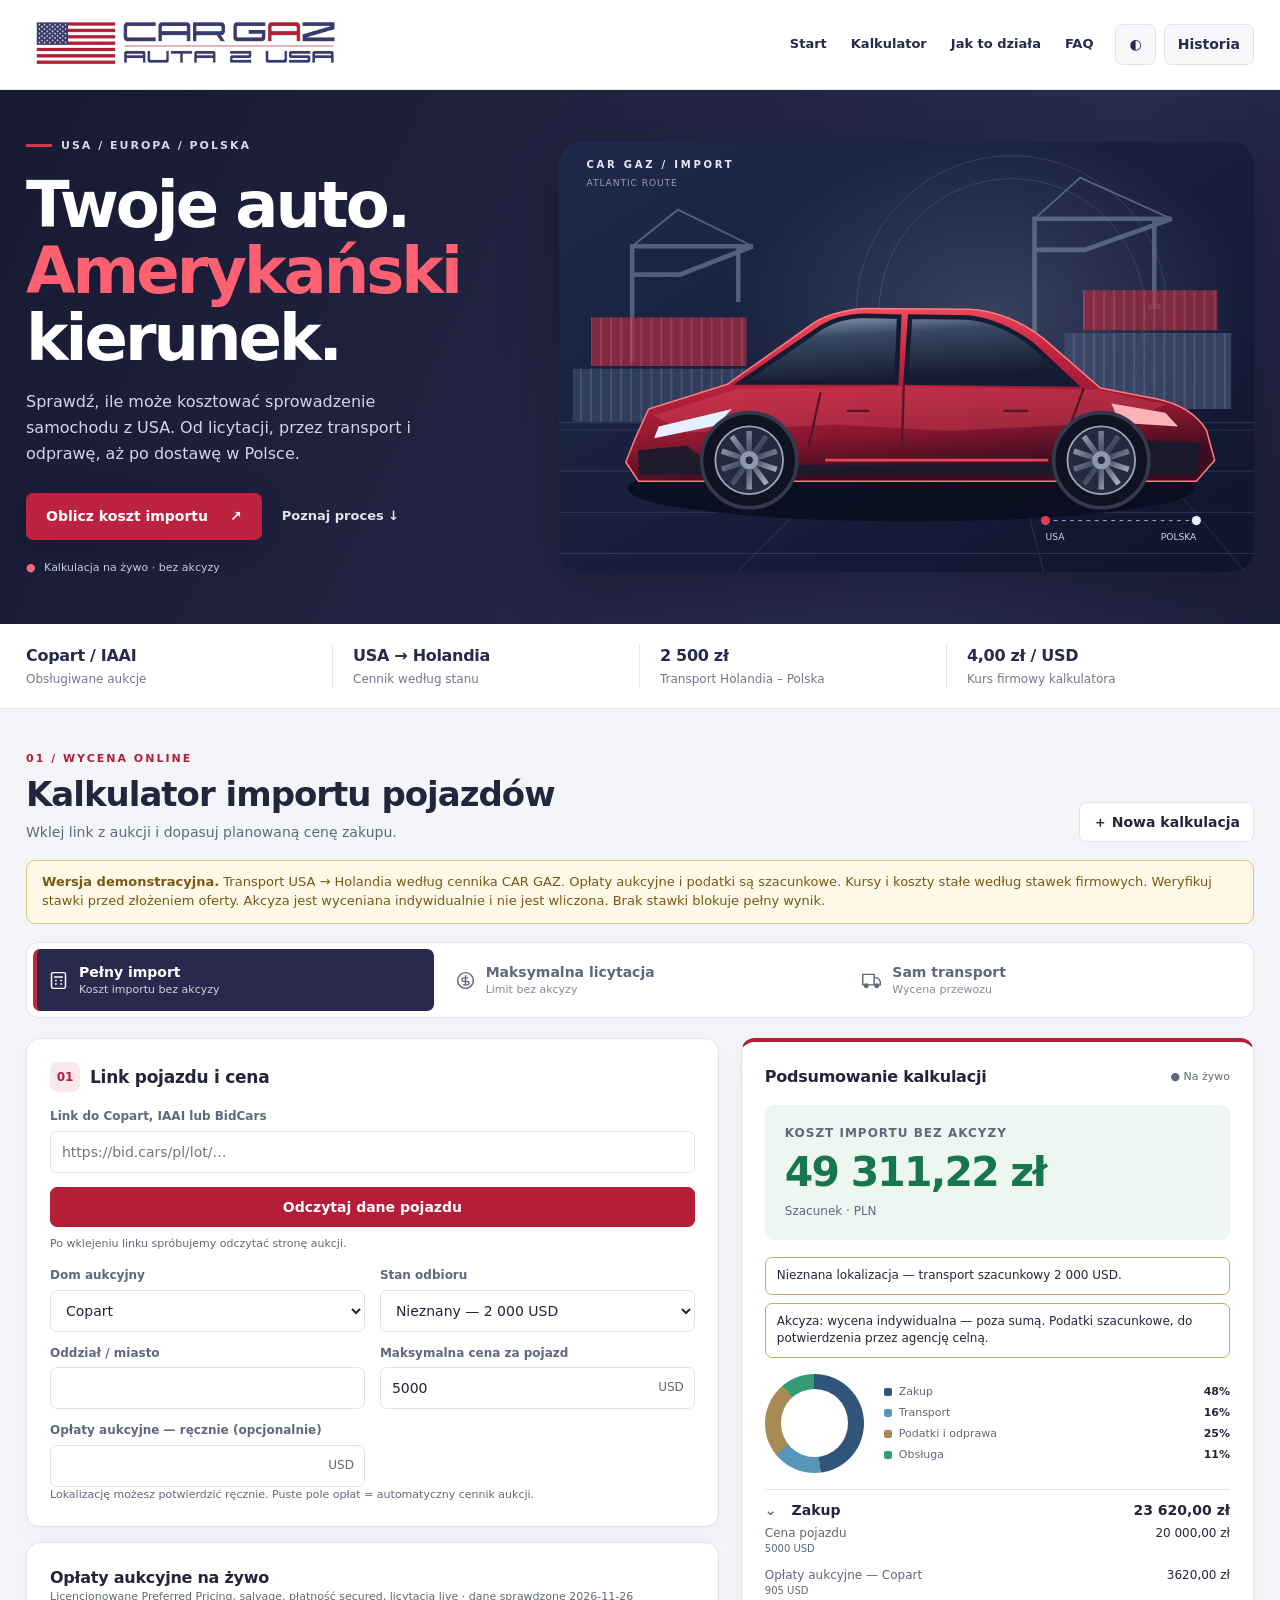
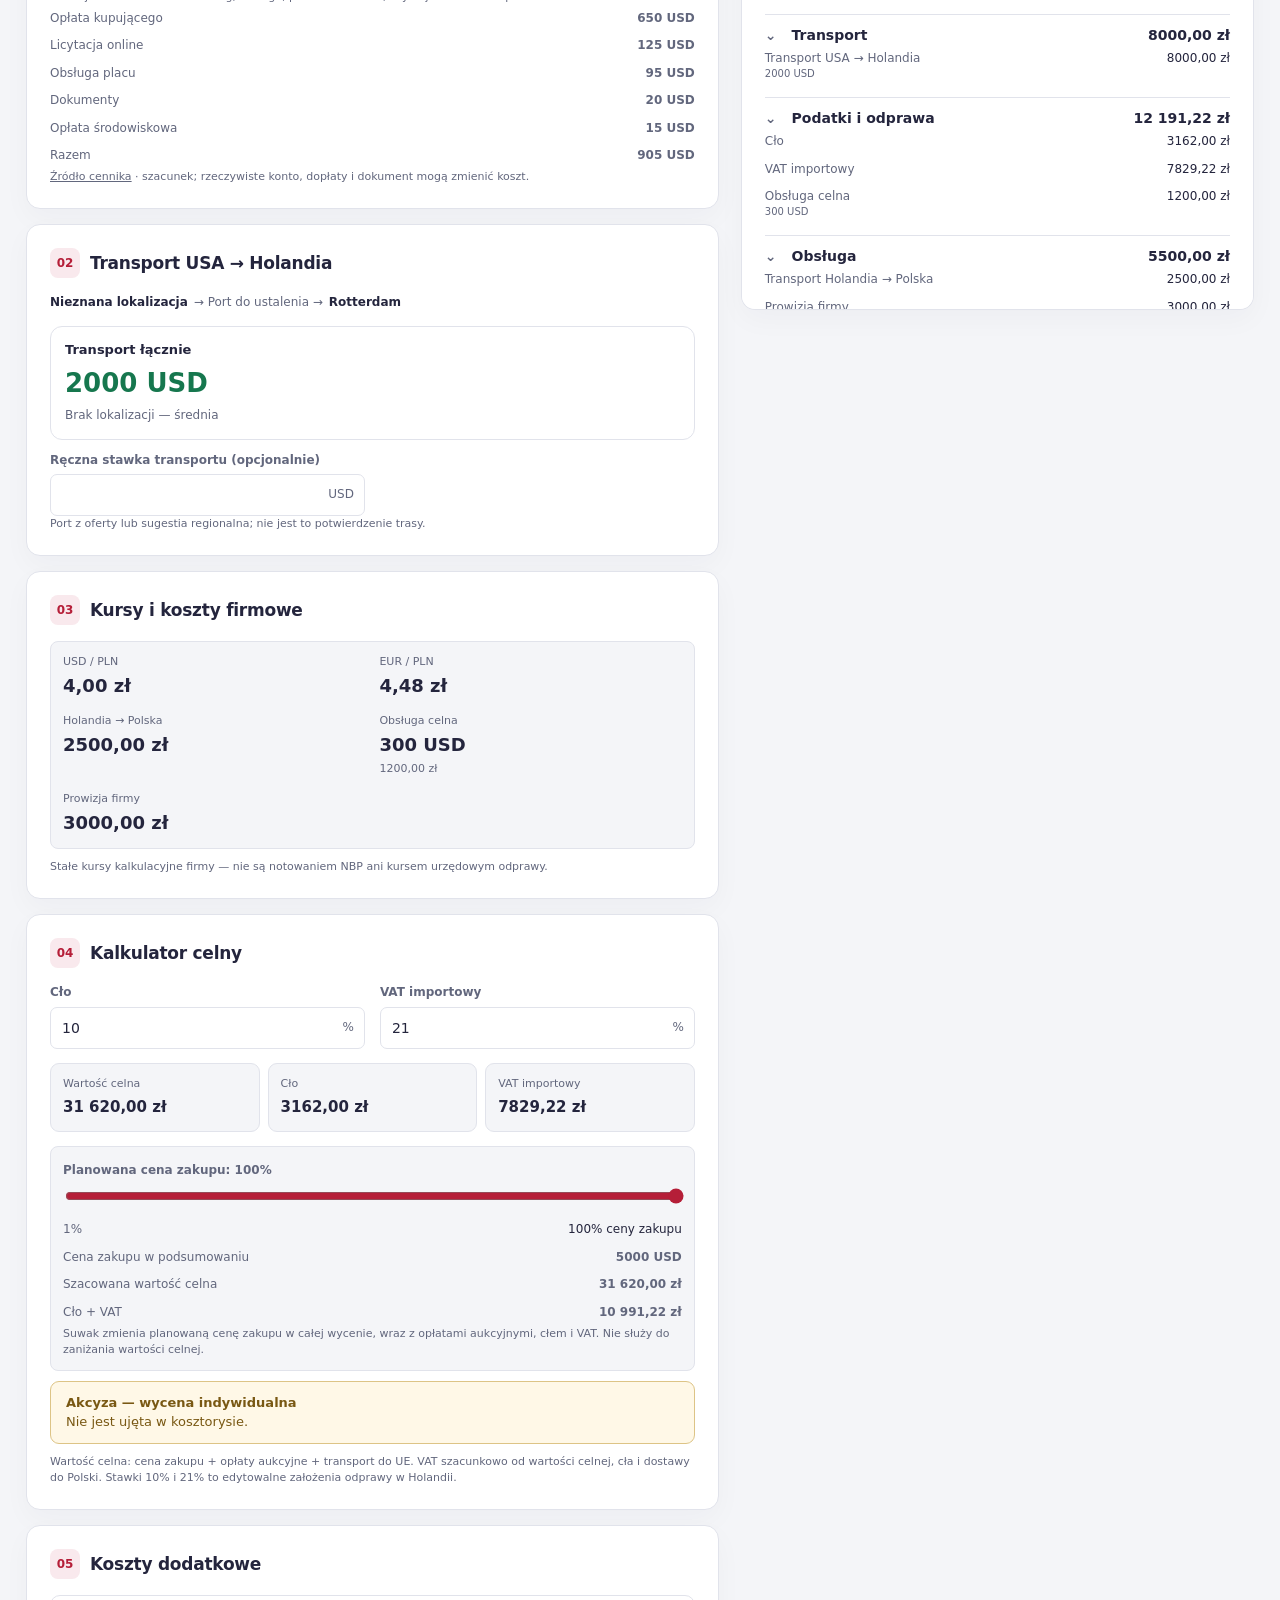
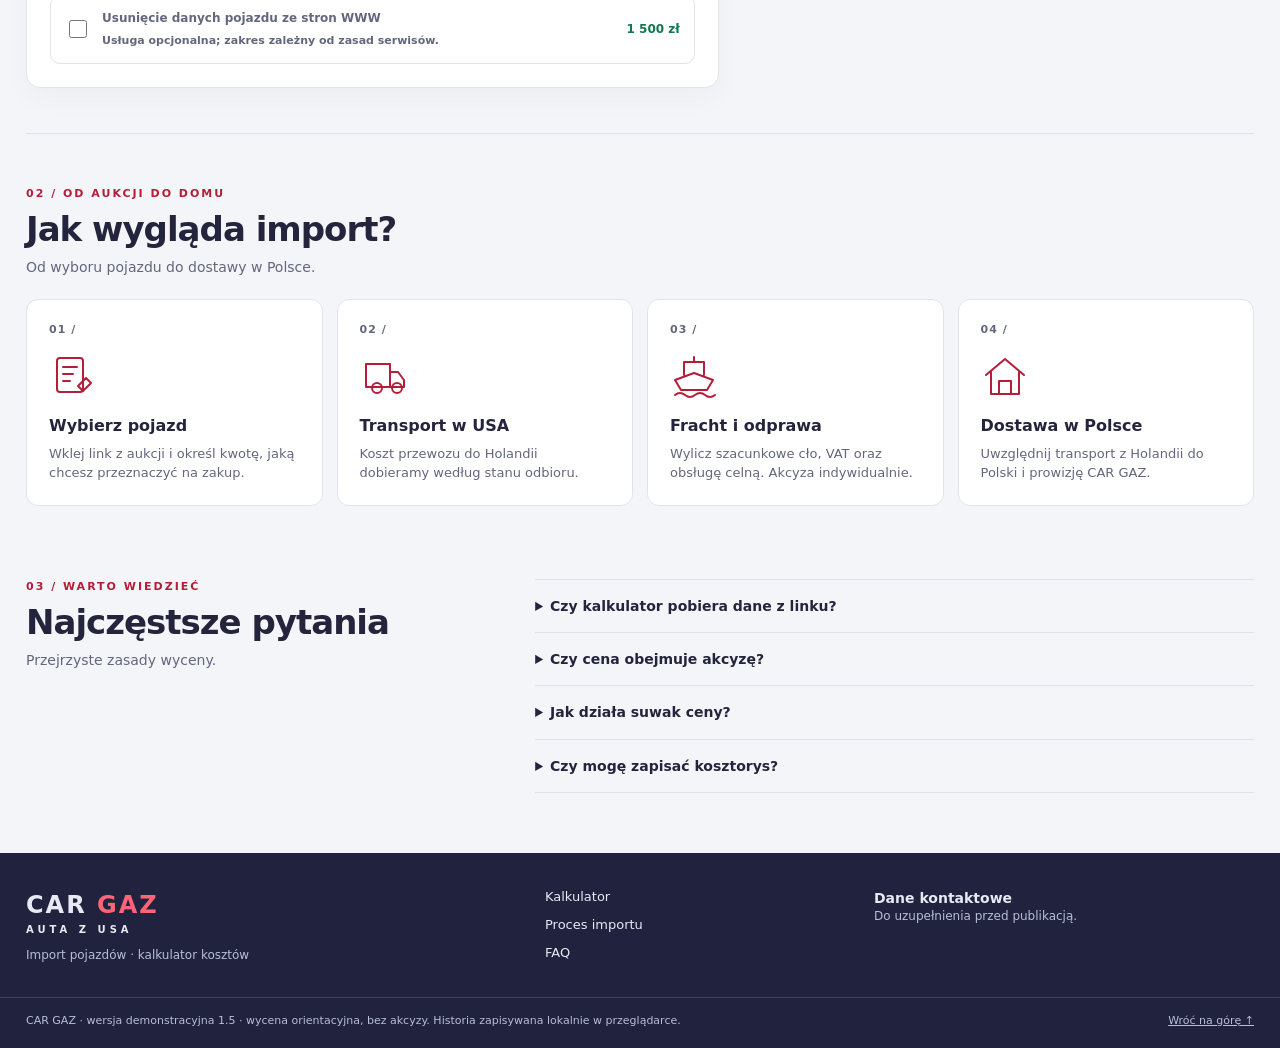
<file: index.html>
<!DOCTYPE html><html lang="pl"><head><meta charset="utf-8"><meta name="viewport" content="width=device-width,initial-scale=1"><meta name="color-scheme" content="light dark"><meta name="description" content="CAR GAZ – auta z USA. Sprawdź szacunkowe koszty zakupu, transportu i odprawy pojazdu."><meta name="theme-color" content="#25254c"><title>CAR GAZ – Auta z USA | Kalkulator importu</title><link rel="stylesheet" href="src/style.css"></head><body>
<header class="site-header"><div class="wrap"><a class="brand" href="#start" aria-label="CAR GAZ – strona główna"><img src="[data-uri]" alt="CAR GAZ – AUTA Z USA" width="2048" height="377"></a><nav class="site-nav" aria-label="Nawigacja główna"><a href="#start">Start</a><a href="#kalkulator">Kalkulator</a><a href="#proces">Jak to działa</a><a href="#faq">FAQ</a></nav><div class="header-actions"><button class="ghost" id="theme" aria-label="Przełącz jasny lub ciemny motyw">◐</button><button class="ghost" id="history">Historia</button></div></div></header><section class="hero" id="start"><div class="wrap hero-inner"><div class="hero-copy"><span class="eyebrow"><i></i> USA / EUROPA / POLSKA</span><h1>Twoje auto.<br><em>Amerykański</em><br>kierunek.</h1><p>Sprawdź, ile może kosztować sprowadzenie samochodu z USA. Od licytacji, przez transport i odprawę, aż po dostawę w Polsce.</p><div class="hero-actions"><a class="cta" href="#kalkulator">Oblicz koszt importu <span>↗</span></a><a class="hero-link" href="#proces">Poznaj proces <span>↓</span></a></div><div class="hero-note"><span>●</span> Kalkulacja na żywo · bez akcyzy</div></div><div class="hero-art" aria-label="Ilustracja samochodu na tle portu i kontenerów"><svg viewBox="0 0 760 470" role="img" xmlns="http://www.w3.org/2000/svg"><title>Samochód sportowy w porcie – ilustracja wektorowa CAR GAZ</title><defs><linearGradient id="sky" x2="1" y2="1"><stop stop-color="#20294c"/><stop offset="1" stop-color="#10152d"/></linearGradient><linearGradient id="paint" x1="0" y1="0" x2="0.25" y2="1"><stop stop-color="#ff5966"/><stop offset=".40" stop-color="#c42442"/><stop offset=".78" stop-color="#87172e"/><stop offset="1" stop-color="#3d0c20"/></linearGradient><linearGradient id="glass" x2="0.3" y2="1"><stop stop-color="#9baec5"/><stop offset=".35" stop-color="#384963"/><stop offset="1" stop-color="#151b30"/></linearGradient><linearGradient id="metal" x2="1" y2="1"><stop stop-color="#aeb9ca"/><stop offset=".5" stop-color="#38435d"/><stop offset="1" stop-color="#d5e0e7"/></linearGradient><radialGradient id="glow"><stop stop-color="#b9c9f0" stop-opacity=".20"/><stop offset="1" stop-color="#b9c9f0" stop-opacity="0"/></radialGradient><pattern id="ribs" width="11" height="12" patternUnits="userSpaceOnUse"><path d="M2 0V12" stroke="#c5cdeb" stroke-opacity=".22" stroke-width="2"/></pattern></defs><rect width="760" height="470" rx="25" fill="url(#sky)"/><ellipse cx="477" cy="190" rx="290" ry="200" fill="url(#glow)"/><g opacity=".14" stroke="#d6dfff" fill="none"><circle cx="495" cy="185" r="145"/><circle cx="495" cy="185" r="170"/><path d="M0 315H760M0 360H760M0 405H760M0 450H760M350 315L195 470M490 315L530 470M620 315L750 470"/></g><g stroke="#8a9ab8" stroke-width="5" fill="none" opacity=".5"><path d="M520 240V84h150l-95 34H520M651 85v95M510 240h22M644 180h14M80 240V114h132L132 145H80M196 114v61"/><path stroke-width="2" d="M520 84l50-45 100 45M80 114l50-40 82 40"/></g><g opacity=".75"><path d="M15 248h210v58H15z" fill="#384766"/><path d="M15 248h210v58H15z" fill="url(#ribs)"/><path d="M35 192h170v53H35z" fill="#a92b43"/><path d="M35 192h170v53H35z" fill="url(#ribs)"/><path d="M553 209h182v83H553z" fill="#414e70"/><path d="M553 209h182v83H553z" fill="url(#ribs)"/><path d="M573 162h147v44H573z" fill="#a22a40"/><path d="M573 162h147v44H573z" fill="url(#ribs)"/></g><path d="M0 307H760" stroke="#7c8aa9" stroke-opacity=".3"/><ellipse cx="385" cy="379" rx="310" ry="36" fill="#090e1e" opacity=".9"/><g><path d="M83 325l15-33 86-27 90-64q19-15 58-19l116 1q43 2 82 32l62 54 62 12q38 8 54 34l9 33-20 23H87l-14-21z" fill="url(#paint)" stroke="#ff7b82" stroke-width="1.7"/><path d="M199 263l89-61q18-11 45-12l39 1-3 72zM384 191l63 1q34 3 70 29l47 44-185-2z" fill="url(#glass)" stroke="#151c31" stroke-width="5"/><path d="M103 299l92-29 174-3 220 4 76 16-58 20-180 9-128-7-161 9z" fill="#ff6170" opacity=".24"/><path d="M109 311l80-19-17 18-68 14z" fill="#e4f0ff"/><path d="M604 286l59 10 14 15-64-4z" fill="#ffb1b8"/><path d="M86 337l54-5 25 21h430l28-28 79 4-5 35H88z" fill="#171c2e" opacity=".9"/><path d="M286 274l-13 59M377 266l-2 68M574 269l-22 60M315 294h24M486 294h27" stroke="#55152a" stroke-width="2.5" fill="none"/><path d="M291 348h244" stroke="#e04a59" stroke-width="3"/>
<g transform="translate(208 348)"><circle r="52" fill="#101321" stroke="#34394d" stroke-width="4"/><circle r="37" fill="#252a3c" stroke="#9ca8bb" stroke-width="2"/><g stroke="url(#metal)" stroke-width="6"><path d="M0-32V32M-30-10l60 20M-19 26l38-52M-19-26l38 52M-30 10l60-20"/></g><circle r="10" fill="#8e99ad"/><circle r="4" fill="#252a3c"/></g><g transform="translate(593 348)"><circle r="52" fill="#101321" stroke="#34394d" stroke-width="4"/><circle r="37" fill="#252a3c" stroke="#9ca8bb" stroke-width="2"/><g stroke="url(#metal)" stroke-width="6"><path d="M0-32V32M-30-10l60 20M-19 26l38-52M-19-26l38 52M-30 10l60-20"/></g><circle r="10" fill="#8e99ad"/><circle r="4" fill="#252a3c"/></g></g><g transform="translate(30 28)" fill="#e5e9f4" font-family="system-ui,sans-serif"><text font-size="11" font-weight="700" letter-spacing="3">CAR GAZ / IMPORT</text><text y="20" font-size="10" opacity=".6" letter-spacing="1">ATLANTIC ROUTE</text></g><g transform="translate(532 414)"><path d="M0 0h165" stroke="#adb9d6" stroke-width="1" stroke-dasharray="4 5"/><circle r="5" fill="#e43a50"/><circle cx="165" r="5" fill="#e9eef8"/><text y="21" fill="#cad4e8" font-family="system-ui" font-size="10">USA</text><text x="165" y="21" fill="#cad4e8" text-anchor="end" font-family="system-ui" font-size="10">POLSKA</text></g></svg></div></div></section><div class="facts"><div class="wrap facts-inner"><div><b>Copart / IAAI</b><span>Obsługiwane aukcje</span></div><div><b>USA → Holandia</b><span>Cennik według stanu</span></div><div><b>2 500 zł</b><span>Transport Holandia – Polska</span></div><div><b>4,00 zł / USD</b><span>Kurs firmowy kalkulatora</span></div></div></div><main class="wrap" id="kalkulator"><div class="head"><div><span class="section-kicker">01 / WYCENA ONLINE</span><h2 class="page-title">Kalkulator importu pojazdów</h2><p>Wklej link z aukcji i dopasuj planowaną cenę zakupu.</p></div><div class="actions"><button id="reset">＋ Nowa kalkulacja</button></div></div><div class="notice"><strong>Wersja demonstracyjna.</strong> Transport USA → Holandia według cennika CAR GAZ. Opłaty aukcyjne i podatki są szacunkowe. Kursy i koszty stałe według stawek firmowych. Weryfikuj stawki przed złożeniem oferty. Akcyza jest wyceniana indywidualnie i nie jest wliczona. Brak stawki blokuje pełny wynik.</div>
<nav class="tabs" aria-label="Tryb kalkulatora"><button data-mode="import"><svg viewBox="0 0 24 24" fill="none" stroke="currentColor" stroke-width="1.7"><rect x="4" y="3" width="16" height="18" rx="2"/><path d="M7 8h10M8 12h2m4 0h2M8 16h2m4 0h2"/></svg><span>Pełny import<small>Koszt importu bez akcyzy</small></span></button><button data-mode="budget"><svg viewBox="0 0 24 24" fill="none" stroke="currentColor" stroke-width="1.7"><circle cx="12" cy="12" r="9"/><path d="M12 6v12m3-9h-5a2 2 0 0 0 0 4h4a2 2 0 0 1 0 4H9"/></svg><span>Maksymalna licytacja<small>Limit bez akcyzy</small></span></button><button data-mode="transport"><svg viewBox="0 0 24 24" fill="none" stroke="currentColor" stroke-width="1.7"><path d="M2 5h13v12H2zM15 9h4l3 4v4h-7"/><circle cx="6" cy="18" r="2" fill="currentColor"/><circle cx="18" cy="18" r="2" fill="currentColor"/></svg><span>Sam transport<small>Wycena przewozu</small></span></button></nav>
<div class="layout"><div id="form"></div><aside class="card summary" id="result" aria-label="Podsumowanie kosztów"></aside></div><section id="proces" class="process"><span class="section-kicker">02 / OD AUKCJI DO DOMU</span><h2 class="page-title">Jak wygląda import?</h2><p>Od wyboru pojazdu do dostawy w Polsce.</p><div class="process-grid"><article class="process-card"><div class="process-number">01 /</div><svg viewBox="0 0 48 48" fill="none" stroke="currentColor" stroke-width="2" stroke-linecap="round" stroke-linejoin="round" aria-hidden="true"><rect x="8" y="6" width="26" height="34" rx="3"/><path d="M14 15h14M14 22h10M14 29h7M29 34l8-8 5 5-8 8z"/></svg><h3>Wybierz pojazd</h3><p>Wklej link z aukcji i określ kwotę, jaką chcesz przeznaczyć na zakup.</p></article><article class="process-card"><div class="process-number">02 /</div><svg viewBox="0 0 48 48" fill="none" stroke="currentColor" stroke-width="2" stroke-linecap="round" stroke-linejoin="round" aria-hidden="true"><path d="M6 12h24v23H6zM30 20h8l6 8v7H30M9 35h3m12 0h9"/><circle cx="17" cy="36" r="5"/><circle cx="37" cy="36" r="5"/></svg><h3>Transport w USA</h3><p>Koszt przewozu do Holandii dobieramy według stanu odbioru.</p></article><article class="process-card"><div class="process-number">03 /</div><svg viewBox="0 0 48 48" fill="none" stroke="currentColor" stroke-width="2" stroke-linecap="round" stroke-linejoin="round" aria-hidden="true"><path d="M5 28l19-7 19 7-6 10H11zM14 23V10h20v13M24 10V5M5 43q5-4 10 0t10 0t10 0t10 0"/></svg><h3>Fracht i odprawa</h3><p>Wylicz szacunkowe cło, VAT oraz obsługę celną. Akcyza indywidualnie.</p></article><article class="process-card"><div class="process-number">04 /</div><svg viewBox="0 0 48 48" fill="none" stroke="currentColor" stroke-width="2" stroke-linecap="round" stroke-linejoin="round" aria-hidden="true"><path d="M5 23L24 7l19 16M10 20v22h28V20M18 42V29h12v13"/></svg><h3>Dostawa w Polsce</h3><p>Uwzględnij transport z Holandii do Polski i prowizję CAR GAZ.</p></article></div></section><section id="faq" class="faq"><div><span class="section-kicker">03 / WARTO WIEDZIEĆ</span><h2 class="page-title">Najczęstsze pytania</h2><p>Przejrzyste zasady wyceny.</p></div><div class="faq-list"><details><summary>Czy kalkulator pobiera dane z linku?</summary><p>Próbuje odczytać publiczną stronę aukcji. Jeżeli serwis blokuje dostęp, wybierz stan ręcznie. Bez znanej lokalizacji przyjmujemy szacunkowo 2 000 USD za transport.</p></details><details><summary>Czy cena obejmuje akcyzę?</summary><p>Nie. Akcyza wymaga indywidualnej wyceny. Podatki i opłaty aukcyjne są szacunkowe i wymagają potwierdzenia przed zakupem.</p></details><details><summary>Jak działa suwak ceny?</summary><p>Zmienia planowaną cenę faktycznego zakupu i przelicza całe podsumowanie, w tym opłaty aukcyjne i podatki. Nie zmienia wartości celnej rzeczywiście zakupionego pojazdu.</p></details><details><summary>Czy mogę zapisać kosztorys?</summary><p>Tak. Zapisz lokalną wycenę, skopiuj kosztorys albo użyj opcji Drukuj / PDF w podsumowaniu.</p></details></div></section></main><footer class="site-footer"><div class="wrap footer-inner"><div><div class="footer-brand">CAR <em>GAZ</em><small>AUTA Z USA</small></div><p>Import pojazdów · kalkulator kosztów</p></div><div><a href="#kalkulator">Kalkulator</a><a href="#proces">Proces importu</a><a href="#faq">FAQ</a></div><div><b>Dane kontaktowe</b><p>Do uzupełnienia przed publikacją.</p></div></div><div class="wrap footer-bottom">CAR GAZ · wersja demonstracyjna 1.5 · wycena orientacyjna, bez akcyzy. Historia zapisywana lokalnie w przeglądarce. <a href="#start">Wróć na górę ↑</a></div></footer><dialog id="historyDialog"><h2>Historia lokalna</h2><p>Ostatnie 30 kalkulacji z tej wersji. Nie przechowuj poufnych danych na współdzielonym urządzeniu.</p><div id="historyList"></div><form method="dialog" class="actions"><button>Zamknij</button></form></dialog><dialog id="copyDialog"><h2>Skopiuj kosztorys</h2><textarea id="copyText" readonly></textarea><form method="dialog" class="actions"><button>Zamknij</button></form></dialog><div id="toast" role="status" hidden></div>
<script src="src/config.js"></script><script src="src/engine.js"></script><script src="src/auction.js"></script><script src="src/ui.js"></script></body></html>
</file>
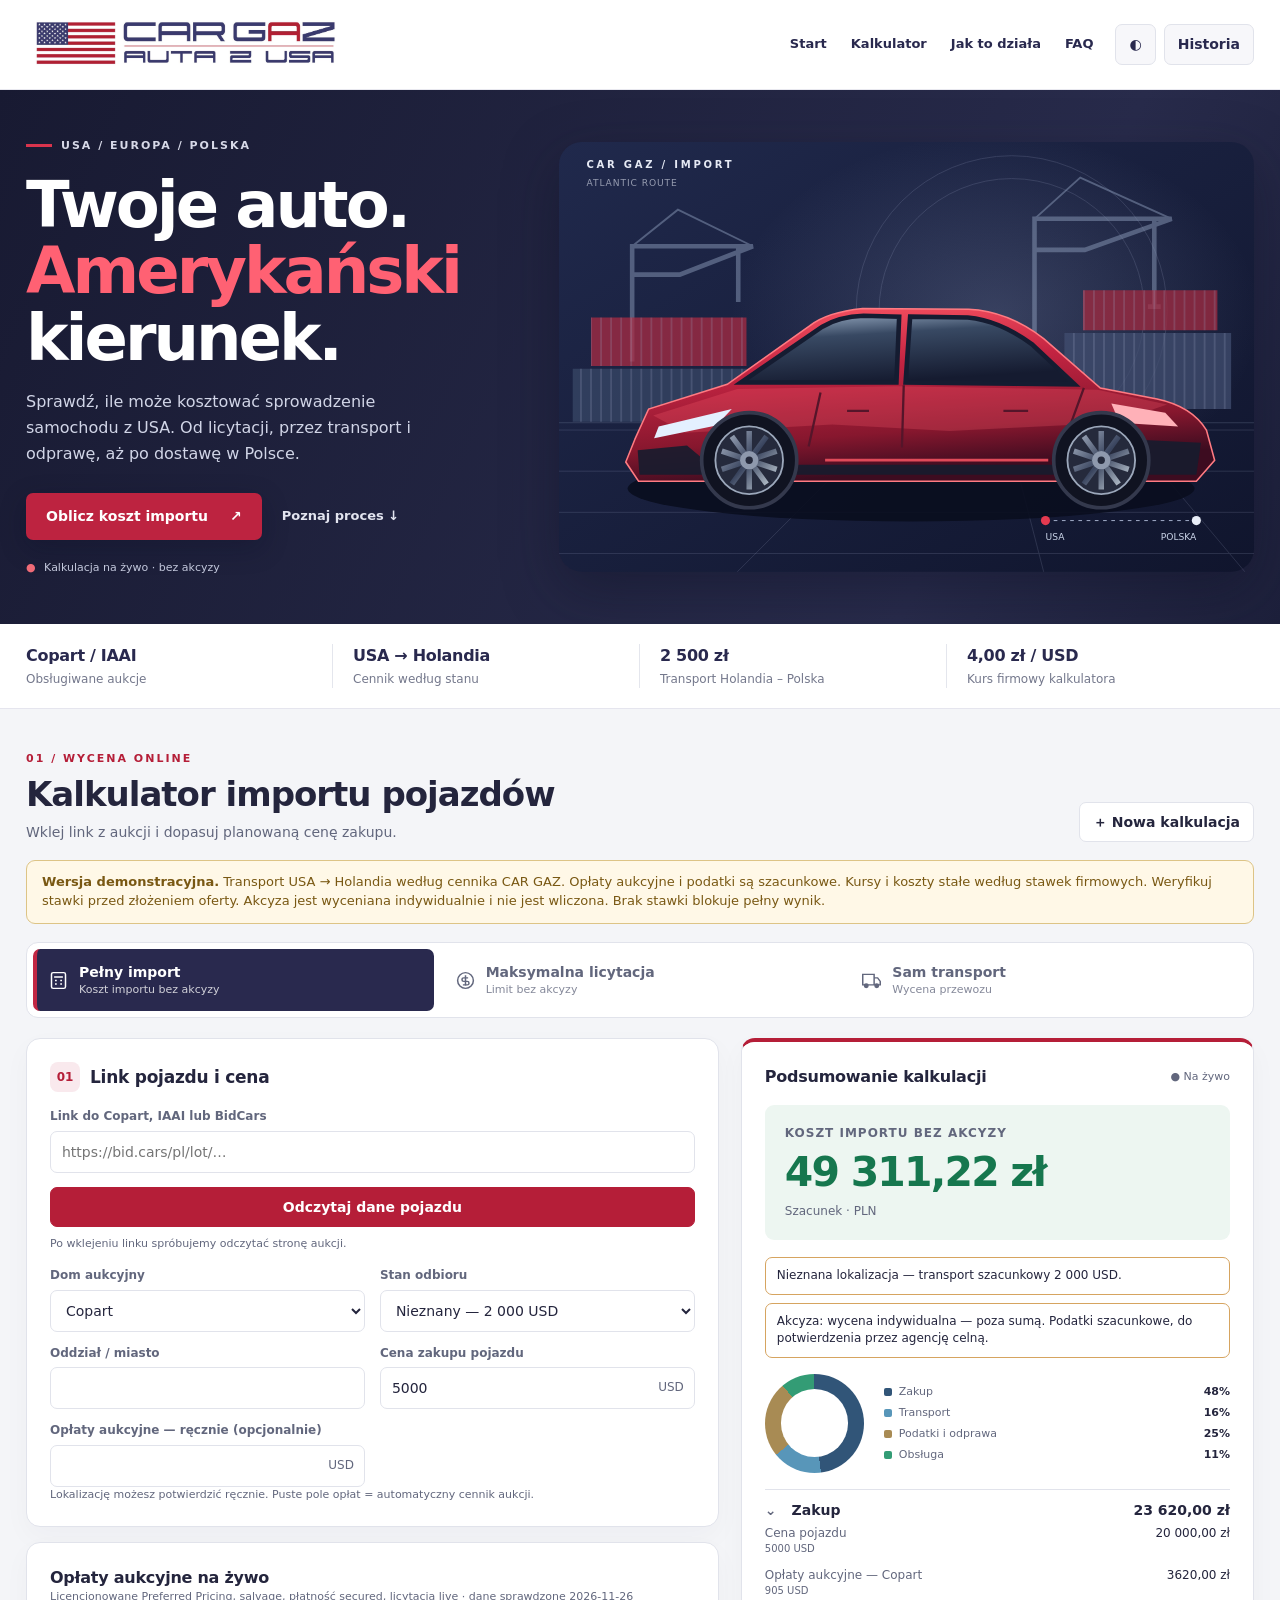
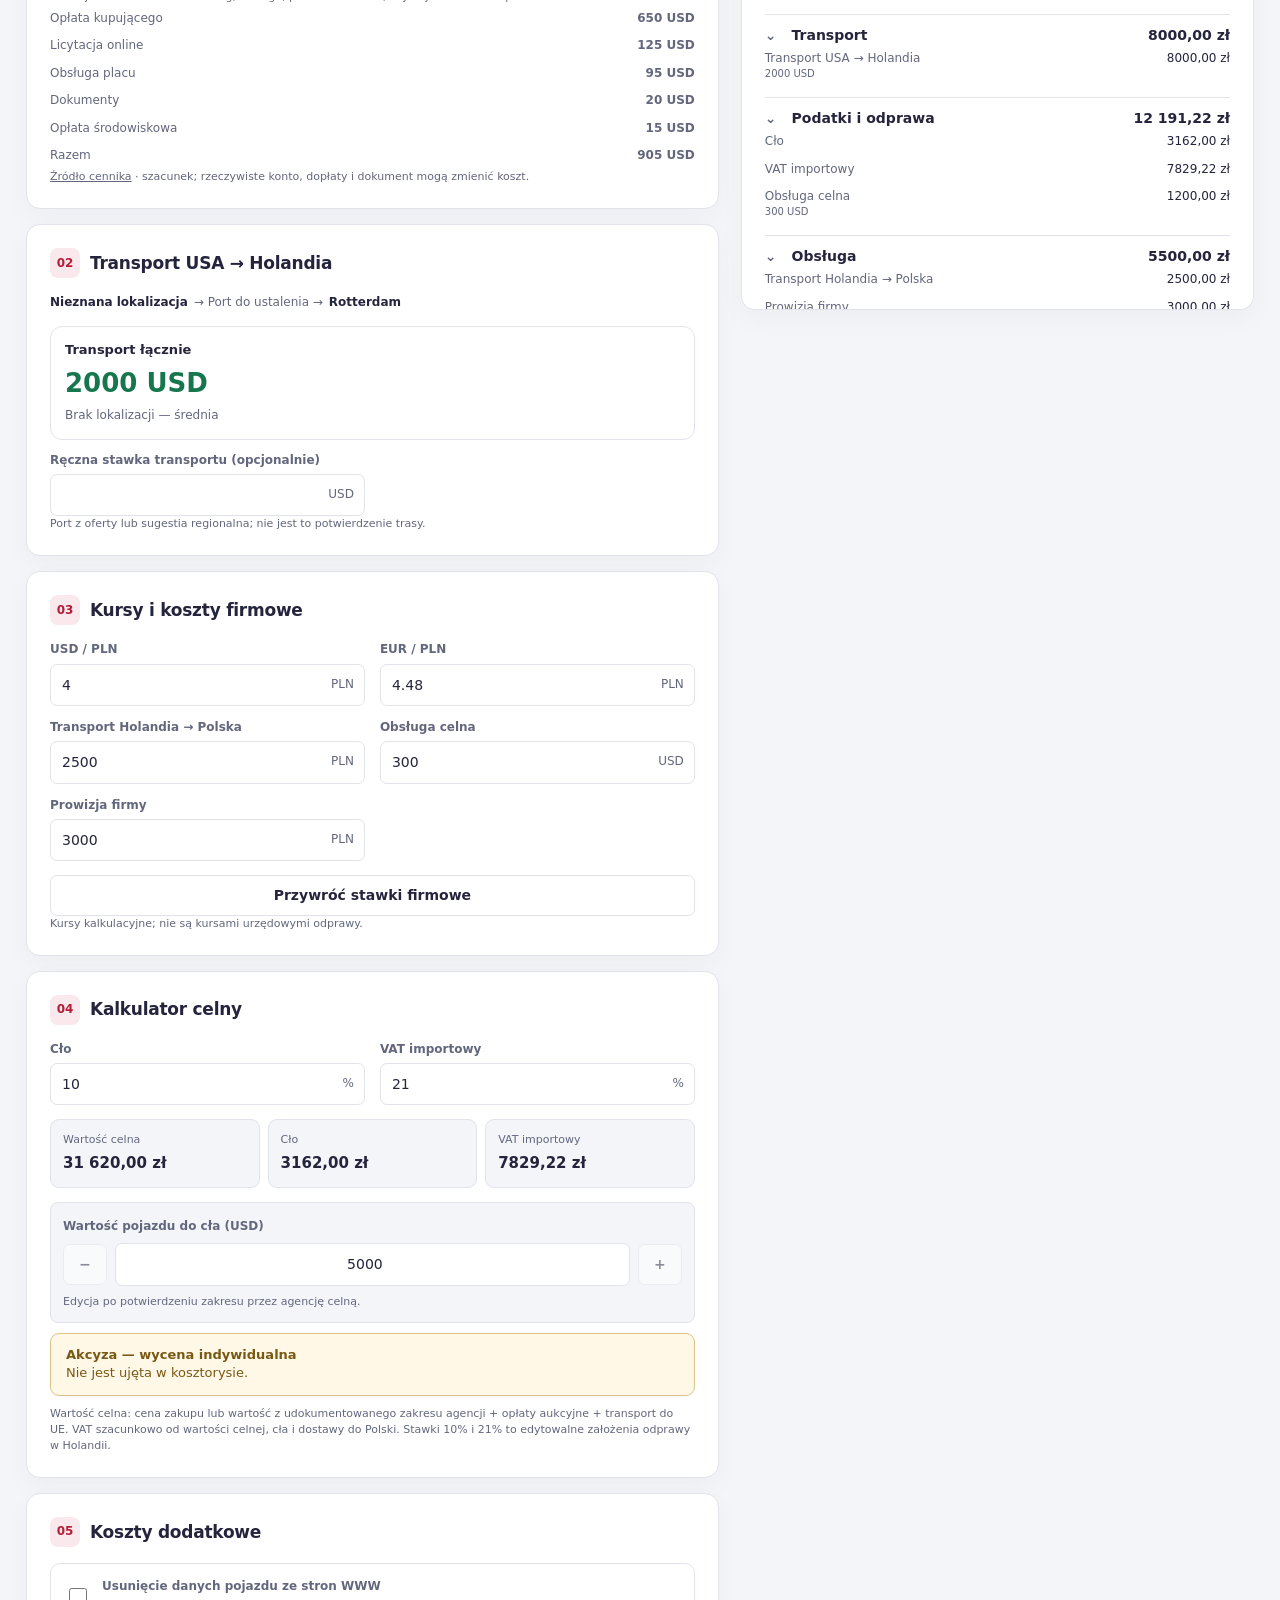
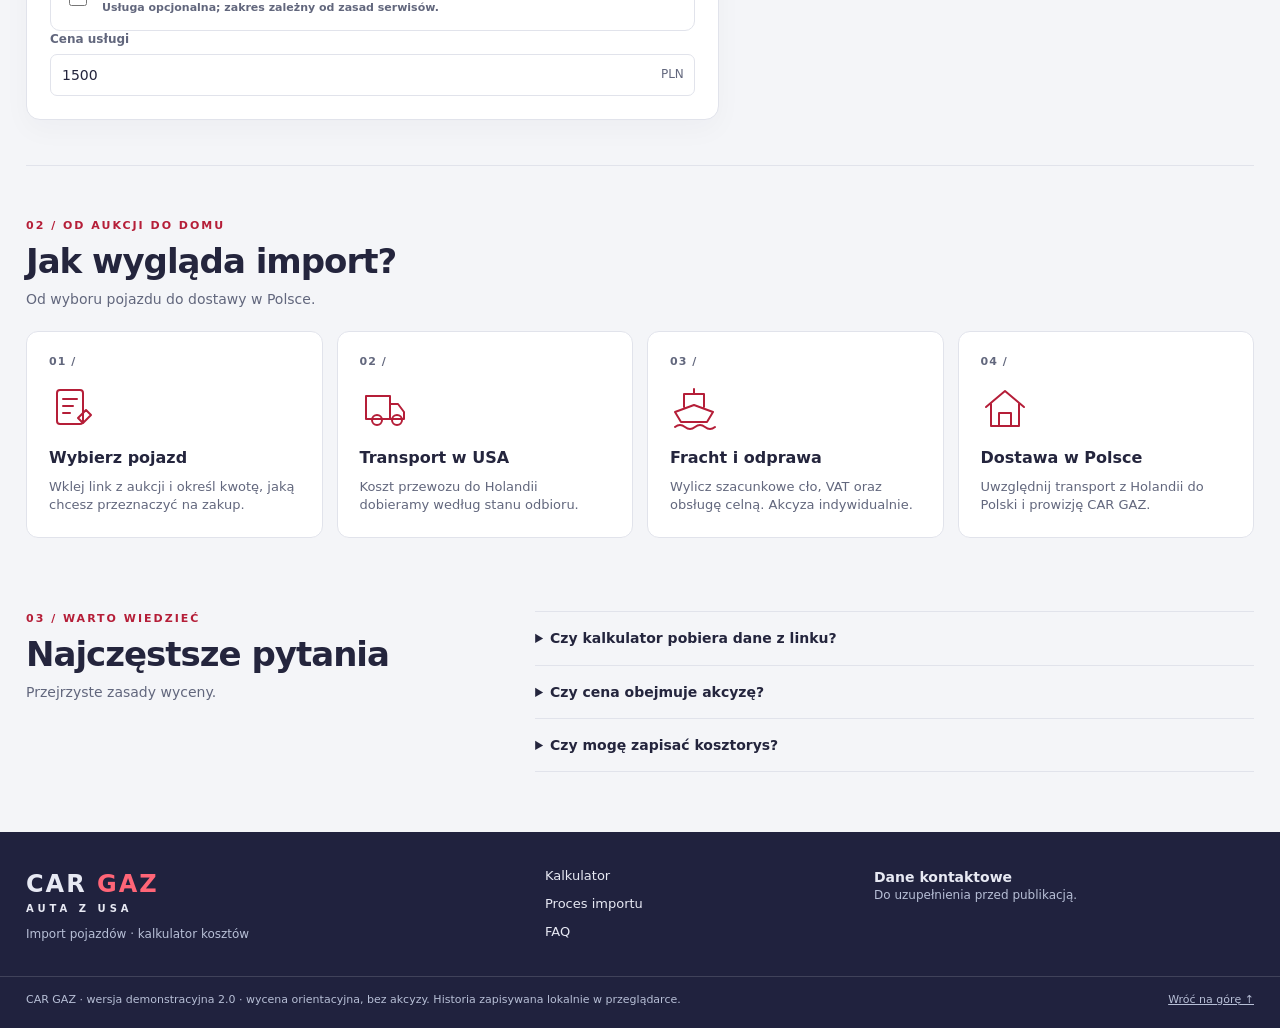
<file: kalkulator.html>
<!DOCTYPE html><html lang="pl"><head><meta charset="utf-8"><meta name="viewport" content="width=device-width,initial-scale=1"><meta name="color-scheme" content="light dark"><meta name="description" content="CAR GAZ – auta z USA. Sprawdź szacunkowe koszty zakupu, transportu i odprawy pojazdu."><meta name="theme-color" content="#25254c"><title>CAR GAZ – Auta z USA | Kalkulator importu</title><style>:root{color-scheme:light;--bg:#f3f5f8;--card:#fff;--ink:#172438;--muted:#657387;--line:#e0e6ee;--navy:#18283d;--green:#087950;--soft:#e9f5ef;--shadow:0 4px 20px #1b34500a}*{box-sizing:border-box}body{margin:0;font-family:Inter,system-ui,-apple-system,sans-serif;background:var(--bg);color:var(--ink);font-size:14px;line-height:1.45}body.dark{color-scheme:dark;--bg:#111b28;--card:#1c2a3a;--ink:#e8eff8;--muted:#a5b5c8;--line:#35465a;--navy:#0e1724;--green:#62d6a1;--soft:#193c34;--shadow:none}header{background:var(--navy);color:white;padding:17px 0}header .wrap{display:flex;align-items:center;justify-content:space-between;gap:15px}.wrap{max-width:1320px;margin:auto;padding:0 26px}.brand{display:flex;align-items:center;gap:12px;font-size:18px;font-weight:750;letter-spacing:-.4px}.mark{display:grid;place-items:center;background:#0f9a6b;border-radius:9px;width:40px;height:40px;color:#fff}.mark svg{width:25px}.brand small{display:block;font-size:10px;text-transform:uppercase;letter-spacing:1.8px;color:#b4c5d6;font-weight:500}.header-actions{display:flex;gap:8px;align-items:center}.tag{font-size:11px;letter-spacing:.7px;border:1px solid #ffffff40;border-radius:6px;padding:6px 9px;color:#d8e3ef}.head{margin:30px 0 18px;display:flex;justify-content:space-between;align-items:end;gap:10px;flex-wrap:wrap}h1{font-size:30px;letter-spacing:-1.2px;margin:0 0 4px}p{margin:0;color:var(--muted)}.notice{padding:12px 15px;border:1px solid #ddc486;border-radius:9px;background:#fff8e7;color:#795813;font-size:13px;margin:0 0 18px}.dark .notice{background:#382e1b;color:#f2d28a;border-color:#796439}.tabs{display:grid;grid-template-columns:repeat(3,1fr);gap:6px;background:var(--card);border:1px solid var(--line);padding:5px;border-radius:11px;margin-bottom:20px}.tabs button{background:transparent;color:var(--muted);border:0;text-align:left;padding:13px 15px;font-size:14px;display:flex;align-items:center;gap:10px}.tabs button.active{background:var(--navy);color:white}.tabs small{display:block;font-size:11px;opacity:.78;font-weight:400}.tabs svg{width:21px;flex-shrink:0}.layout{display:grid;grid-template-columns:minmax(0,1.35fr) minmax(0,1fr);gap:22px;align-items:start}.card{background:var(--card);border:1px solid var(--line);box-shadow:var(--shadow);border-radius:13px;padding:20px;margin-bottom:15px}.section-head{display:flex;align-items:center;gap:10px;margin-bottom:16px}.step{display:grid;place-items:center;width:30px;height:30px;border-radius:8px;background:var(--bg);color:var(--muted);font-size:12px;font-weight:750}h2{font-size:16px;margin:0;letter-spacing:-.25px}h3{font-size:13px;margin:0}.fields{display:grid;grid-template-columns:repeat(2,minmax(0,1fr));gap:13px 15px}.field{display:flex;flex-direction:column;gap:5px;min-width:0}.field.full{grid-column:1/-1}label{font-size:12px;font-weight:650;color:var(--muted)}input,select,textarea{width:100%;padding:10px 11px;border:1px solid var(--line);border-radius:7px;background:var(--card);color:var(--ink);font:inherit;min-height:42px;outline:none}input:focus,select:focus,textarea:focus{border-color:#0c936b;box-shadow:0 0 0 3px #0c936b19}input[type=checkbox]{width:17px;min-height:17px;accent-color:#087950}.check{display:flex;align-items:center;gap:8px;font-weight:500;min-height:40px}.hint{font-size:11px;color:var(--muted)}.money{position:relative}.money input{padding-right:52px}.money span{position:absolute;right:11px;top:12px;font-size:12px;color:var(--muted)}button{cursor:pointer;font:inherit;font-weight:650;border-radius:7px;padding:9px 13px;border:1px solid var(--line);background:var(--card);color:var(--ink)}button:hover{filter:brightness(.96)}button:focus-visible{outline:2px solid #11976b;outline-offset:2px}button.primary{background:#087950;color:white;border-color:#087950}button.ghost{background:transparent;color:inherit;border-color:#ffffff45}button:disabled{opacity:.5;cursor:not-allowed}.summary{position:sticky;top:14px;max-height:calc(100vh - 28px);overflow:auto;scrollbar-width:thin}.total-label{font-size:12px;text-transform:uppercase;letter-spacing:1px;color:var(--muted);font-weight:700}.total{font-size:clamp(30px,3.2vw,46px);font-weight:800;letter-spacing:-1.8px;line-height:1.2;color:var(--green);font-variant-numeric:tabular-nums;margin:6px 0}.total-note{font-size:12px;color:var(--muted)}.result-top{padding:20px;background:var(--soft);border-radius:9px;margin-bottom:17px}.result-head{display:flex;justify-content:space-between;align-items:center;margin-bottom:16px}.status{font-size:11px;color:var(--muted)}.costgroup{border-top:1px solid var(--line);padding:10px 0}.costgroup summary{display:flex;justify-content:space-between;gap:12px;cursor:pointer;font-weight:700;list-style:none}.costgroup summary::before{content:'›';color:var(--muted);margin-right:3px}.costgroup[open] summary::before{content:'⌄'}.costgroup summary b{margin-left:auto;white-space:nowrap}.line{display:flex;justify-content:space-between;gap:10px;font-size:12px;padding:5px 0;color:var(--muted);font-variant-numeric:tabular-nums}.line span:last-child{text-align:right;white-space:nowrap;color:var(--ink)}.line small{display:block;font-size:10px}.chart{display:flex;align-items:center;gap:20px;margin:16px 0}.donut{width:99px;aspect-ratio:1;border-radius:50%;display:grid;place-items:center;flex:none}.donut::after{content:'';width:68%;aspect-ratio:1;border-radius:50%;background:var(--card)}.legend{flex:1;display:grid;gap:5px}.legend div{display:flex;gap:7px;align-items:center;font-size:11px;color:var(--muted)}.legend i{width:8px;height:8px;border-radius:2px;flex:none}.legend b{margin-left:auto;color:var(--ink)}.actions{display:flex;gap:8px;flex-wrap:wrap;margin-top:14px}.actions button{flex:1;white-space:nowrap}.alert{font-size:12px;padding:9px 11px;border:1px solid #d6a460;border-radius:7px;margin:8px 0;color:var(--ink)}.mini{border:1px solid var(--line);background:var(--bg);border-radius:8px;padding:12px;margin-top:12px}details.settings>summary{cursor:pointer;font-weight:650;margin:12px 0;color:var(--muted)}.other-row{display:grid;grid-template-columns:2fr 1fr 85px 125px 36px;gap:6px;margin:8px 0}.other-row button{padding:5px}.footer{padding:16px 0 35px;color:var(--muted);font-size:11px}.route{display:flex;gap:6px;align-items:center;font-size:12px;color:var(--muted);flex-wrap:wrap;margin-bottom:14px}.route strong{color:var(--ink)}.hidden{display:none!important}#toast{position:fixed;bottom:18px;right:18px;padding:12px 18px;border-radius:8px;background:var(--navy);color:white;z-index:5;box-shadow:0 3px 15px #0003;max-width:90vw}dialog{background:var(--card);color:var(--ink);border:1px solid var(--line);border-radius:12px;padding:24px;width:min(650px,92vw)}dialog::backdrop{background:#0008}dialog textarea{height:320px;font-family:monospace;font-size:12px} .saved{border-bottom:1px solid var(--line);padding:10px 0;display:flex;justify-content:space-between;gap:10px;align-items:center}.saved small{display:block;color:var(--muted)}@media(max-width:850px){.layout{grid-template-columns:1fr}.summary{position:static;max-height:none}.wrap{padding:0 16px}.head{margin-top:20px}.tabs button{padding:9px 8px}.tabs small{display:none}.tabs svg{display:none}.card{padding:16px}.other-row{grid-template-columns:1fr 1fr 70px 32px}.other-row select[data-o=group]{grid-row:2;grid-column:1/4}.header-actions .tag{display:none}}@media(max-width:420px){h1{font-size:24px}.fields{gap:10px}.tabs button{font-size:12px}.brand{font-size:15px}.header-actions button{font-size:11px;padding:7px}.total{font-size:35px}}@media print{header,.head,.tabs,.notice,#form,.actions,.footer,.header-actions,#toast{display:none!important}body,.wrap{background:white;padding:0;color:#172438}.layout{display:block}.summary{position:static;max-height:none;overflow:visible;box-shadow:none;border:0}.card{break-inside:avoid}.total{color:#087950}.result-top{background:white}.costgroup{break-inside:avoid}}
.print-meta{display:none}@media print{.print-meta{display:block;font-size:12px;margin:12px 0}.status{display:none}.summary{color:#172438}.line span:last-child{color:#172438}}
.quote-price{display:flex;flex-direction:column;gap:5px;background:var(--surface);border:1px solid var(--line);border-radius:12px;padding:14px;margin:12px 0}.quote-price strong{font-size:26px;color:var(--green,#12804d)}.quote-price small{color:var(--muted);font-size:12px}.quote-price span{font-size:13px;font-weight:600}

.tax-live{display:grid;grid-template-columns:repeat(3,minmax(0,1fr));gap:8px;margin:14px 0}.tax-live>div{padding:12px;background:var(--bg);border:1px solid var(--line);border-radius:9px;display:flex;flex-direction:column;gap:5px}.tax-live small{font-size:11px;color:var(--muted)}.tax-live strong{font-size:15px;overflow-wrap:anywhere}.excise-note{margin:10px 0}.service-option{display:flex;align-items:center;gap:12px;padding:14px;border:1px solid var(--line);border-radius:10px;margin-bottom:16px;cursor:pointer}.service-option input{width:18px;height:18px;flex:none;accent-color:#19805a}.service-option span{flex:1;min-width:0}.service-option small{display:block;font-size:11px;color:var(--muted);margin-top:5px}.service-option b{white-space:nowrap;color:var(--green)}@media(max-width:400px){.tax-live>div{padding:8px}.tax-live strong{font-size:13px}.service-option{gap:8px;padding:10px}}
.fixed-grid{display:grid;grid-template-columns:repeat(2,minmax(0,1fr));gap:14px;margin:0 0 10px}.fixed-grid div{display:flex;flex-direction:column;gap:3px}.fixed-grid small{font-size:11px;color:var(--muted)}.fixed-grid strong{font-size:18px}input[type=range]{accent-color:#087950;padding:0;min-height:30px;border:0;box-shadow:none;background:transparent}.service-option{margin-bottom:0}

/* CAR GAZ: navy and crimson brand system */
:root{--bg:#f4f5f8;--card:#fff;--ink:#24253d;--muted:#62677d;--line:#e1e3eb;--navy:#29294e;--red:#b51e38;--green:#16774e;--soft:#edf6f1;--shadow:0 10px 28px #26274e08}body.dark{--bg:#151728;--card:#202338;--ink:#edf0fa;--muted:#b1bad1;--line:#363b55;--navy:#29294e;--red:#e24d60;--soft:#1d3b36}html{scroll-behavior:smooth;scroll-padding-top:18px}a{color:inherit}header.site-header{background:#fff;color:#29294e;padding:15px 0;border-bottom:1px solid #e8e8ef}.site-header .wrap{gap:22px}.brand{min-width:0;flex-shrink:0;text-decoration:none}.brand img{display:block;width:clamp(195px,25vw,335px);height:auto}.site-nav{display:flex;align-items:center;gap:24px;margin-left:auto;white-space:nowrap}.site-nav a{text-decoration:none;font-size:13px;font-weight:650}.site-nav a:hover,.hero-link:hover{color:#b51e38}.header-actions button.ghost{color:#29294e;border-color:#e1e3eb;background:#f7f7fa}.hero{background:#20223e;color:#fff;overflow:hidden;position:relative;background-image:linear-gradient(115deg,#181a32 0%,#282b4b 75%,#1d203b 100%)}.hero-inner{display:grid;grid-template-columns:0.83fr 1.17fr;gap:40px;align-items:center;padding-top:48px;padding-bottom:48px;min-height:440px}.hero-copy{position:relative;z-index:1}.eyebrow,.section-kicker{display:block;font-size:11px;font-weight:800;letter-spacing:2px;color:#b51e38}.eyebrow{color:#d7d9e8;display:flex;align-items:center;gap:9px}.eyebrow i{width:26px;height:3px;background:#d9344d}.hero h1{font-size:clamp(42px,5vw,71px);line-height:1.04;letter-spacing:-3px;margin:18px 0;font-weight:850}.hero h1 em{font-style:normal;color:#ff6173}.hero p{color:#d1d5e7;font-size:16px;max-width:440px;line-height:1.6}.hero-actions{display:flex;gap:20px;align-items:center;flex-wrap:wrap;margin-top:27px}.cta{display:inline-flex;align-items:center;gap:22px;padding:13px 20px;background:#bd2340;border-radius:7px;color:white;text-decoration:none;font-weight:750;box-shadow:0 8px 26px #090c2240}.cta:hover{background:#a91a33}.hero-link{font-weight:600;text-decoration:none;font-size:13px;color:#e2e4ef}.hero-note{font-size:11px;color:#c3c8dc;margin-top:20px}.hero-note span{color:#f06b77;margin-right:5px}.hero-art svg{width:100%;height:auto;display:block;filter:drop-shadow(0 18px 28px #0b0c1f60)}.facts{background:#fff;border-bottom:1px solid #e5e5ee}.facts-inner{display:grid;grid-template-columns:repeat(4,1fr);padding-top:20px;padding-bottom:20px}.facts-inner>div{padding:0 20px;border-right:1px solid #e4e6ed;display:flex;flex-direction:column;gap:4px}.facts-inner>div:first-child{padding-left:0}.facts-inner>div:last-child{border:0}.facts b{color:#29294e;font-size:16px;letter-spacing:-.3px}.facts span{color:#74788c;font-size:12px}.head{margin-top:42px}.page-title{font-size:clamp(25px,3vw,34px);line-height:1.15;letter-spacing:-1px;margin:8px 0}.tabs{border-radius:12px;padding:6px}.tabs button.active{background:#29294e;border-left:4px solid #c12743;padding-left:11px}.card{border-radius:14px;padding:23px}.step{background:#f9e9ed;color:#b51e38}.dark .step{background:#452637;color:#ffa2ae}.section-head h2{font-size:17px}.summary{border-top:4px solid #b51e38}.result-top{background:var(--soft)}button.primary{background:#b51e38;border-color:#b51e38}input:focus,select:focus,textarea:focus{border-color:#b51e38;box-shadow:0 0 0 3px #b51e3818}input[type=range],input[type=checkbox],.service-option input{accent-color:#b51e38}button:focus-visible,a:focus-visible,summary:focus-visible{outline:2px solid #c02744;outline-offset:3px}.process{padding:52px 0 38px;border-top:1px solid var(--line);margin-top:30px}.process-grid{display:grid;grid-template-columns:repeat(4,1fr);gap:14px;margin-top:22px}.process-card{background:var(--card);border:1px solid var(--line);border-radius:12px;padding:22px;position:relative}.process-number{color:var(--muted);font-size:11px;font-weight:750;letter-spacing:1px}.process-card svg{display:block;width:48px;color:var(--red);margin:14px 0}.process-card h3{font-size:16px;margin-bottom:8px}.process-card p{font-size:13px}.faq{display:grid;grid-template-columns:1fr 1.5fr;gap:30px;padding:35px 0 60px}.faq-list{border-top:1px solid var(--line)}.faq-list details{border-bottom:1px solid var(--line);padding:16px 0}.faq-list summary{cursor:pointer;font-weight:700}.faq-list p{padding:9px 0 0;line-height:1.6}.site-footer{background:#20223e;color:#e7e9f3;padding:35px 0 20px}.footer-inner{display:grid;grid-template-columns:1.3fr .8fr 1fr;gap:25px}.footer-brand{font-size:24px;font-weight:850;letter-spacing:2px}.footer-brand em{font-style:normal;color:#ff6577}.footer-brand small{display:block;font-size:10px;letter-spacing:4px;margin-bottom:10px}.site-footer p{color:#b7bfd6;font-size:12px}.footer-inner a{display:block;text-decoration:none;font-size:13px;margin:0 0 9px}.footer-bottom{border-top:1px solid #ffffff25;margin-top:25px;padding-top:15px;color:#b7bfd6;font-size:11px;display:flex;justify-content:space-between;gap:12px}.footer-bottom a{white-space:nowrap}.dark .facts{background:#23263e;border-color:#363b55}.dark .facts b{color:#edf0fa}.dark .facts span{color:#b1bad1}.dark .facts-inner>div{border-color:#363b55}.dark .section-kicker{color:#ff8493}
@media(max-width:900px){.site-nav{display:none}.hero-inner{gap:20px;min-height:0;padding-top:33px;padding-bottom:33px}.hero h1{letter-spacing:-2px}.facts-inner>div{padding:0 12px}.process-grid{grid-template-columns:repeat(2,1fr)}}@media(max-width:620px){.hero-inner{grid-template-columns:1fr;gap:23px;padding-top:30px;padding-bottom:25px}.hero h1{font-size:46px}.hero p{font-size:14px}.hero-art svg{max-height:300px}.facts-inner{grid-template-columns:repeat(2,1fr);gap:13px;padding-top:15px;padding-bottom:15px}.facts-inner>div:nth-child(2){border:0}.facts-inner>div:nth-child(3){padding-left:0}.facts b{font-size:14px}.facts span{font-size:11px}.site-header .wrap{gap:8px}.brand img{width:clamp(160px,54vw,260px)}.header-actions{gap:5px}.header-actions button{padding:7px;font-size:11px}.head{margin-top:26px}.card{padding:15px}.process-grid{gap:9px}.process-card{padding:13px}.process-card h3{font-size:14px}.faq{grid-template-columns:1fr;gap:14px}.footer-inner{grid-template-columns:1fr 1fr}.footer-inner>div:first-child{grid-column:1/-1}.footer-bottom{flex-wrap:wrap}.tax-live strong{font-size:13px}}@media(prefers-reduced-motion:reduce){html{scroll-behavior:auto}}@media print{.hero,.facts,.process,.faq,.site-footer{display:none!important}.summary{border:0}.site-header{display:none!important}}
</style></head><body>
<header class="site-header"><div class="wrap"><a class="brand" href="#start" aria-label="CAR GAZ – strona główna"><img src="[data-uri]" alt="CAR GAZ – AUTA Z USA" width="2048" height="377"></a><nav class="site-nav" aria-label="Nawigacja główna"><a href="#start">Start</a><a href="#kalkulator">Kalkulator</a><a href="#proces">Jak to działa</a><a href="#faq">FAQ</a></nav><div class="header-actions"><button class="ghost" id="theme" aria-label="Przełącz jasny lub ciemny motyw">◐</button><button class="ghost" id="history">Historia</button></div></div></header><section class="hero" id="start"><div class="wrap hero-inner"><div class="hero-copy"><span class="eyebrow"><i></i> USA / EUROPA / POLSKA</span><h1>Twoje auto.<br><em>Amerykański</em><br>kierunek.</h1><p>Sprawdź, ile może kosztować sprowadzenie samochodu z USA. Od licytacji, przez transport i odprawę, aż po dostawę w Polsce.</p><div class="hero-actions"><a class="cta" href="#kalkulator">Oblicz koszt importu <span>↗</span></a><a class="hero-link" href="#proces">Poznaj proces <span>↓</span></a></div><div class="hero-note"><span>●</span> Kalkulacja na żywo · bez akcyzy</div></div><div class="hero-art" aria-label="Ilustracja samochodu na tle portu i kontenerów"><svg viewBox="0 0 760 470" role="img" xmlns="http://www.w3.org/2000/svg"><title>Samochód sportowy w porcie – ilustracja wektorowa CAR GAZ</title><defs><linearGradient id="sky" x2="1" y2="1"><stop stop-color="#20294c"/><stop offset="1" stop-color="#10152d"/></linearGradient><linearGradient id="paint" x1="0" y1="0" x2="0.25" y2="1"><stop stop-color="#ff5966"/><stop offset=".40" stop-color="#c42442"/><stop offset=".78" stop-color="#87172e"/><stop offset="1" stop-color="#3d0c20"/></linearGradient><linearGradient id="glass" x2="0.3" y2="1"><stop stop-color="#9baec5"/><stop offset=".35" stop-color="#384963"/><stop offset="1" stop-color="#151b30"/></linearGradient><linearGradient id="metal" x2="1" y2="1"><stop stop-color="#aeb9ca"/><stop offset=".5" stop-color="#38435d"/><stop offset="1" stop-color="#d5e0e7"/></linearGradient><radialGradient id="glow"><stop stop-color="#b9c9f0" stop-opacity=".20"/><stop offset="1" stop-color="#b9c9f0" stop-opacity="0"/></radialGradient><pattern id="ribs" width="11" height="12" patternUnits="userSpaceOnUse"><path d="M2 0V12" stroke="#c5cdeb" stroke-opacity=".22" stroke-width="2"/></pattern></defs><rect width="760" height="470" rx="25" fill="url(#sky)"/><ellipse cx="477" cy="190" rx="290" ry="200" fill="url(#glow)"/><g opacity=".14" stroke="#d6dfff" fill="none"><circle cx="495" cy="185" r="145"/><circle cx="495" cy="185" r="170"/><path d="M0 315H760M0 360H760M0 405H760M0 450H760M350 315L195 470M490 315L530 470M620 315L750 470"/></g><g stroke="#8a9ab8" stroke-width="5" fill="none" opacity=".5"><path d="M520 240V84h150l-95 34H520M651 85v95M510 240h22M644 180h14M80 240V114h132L132 145H80M196 114v61"/><path stroke-width="2" d="M520 84l50-45 100 45M80 114l50-40 82 40"/></g><g opacity=".75"><path d="M15 248h210v58H15z" fill="#384766"/><path d="M15 248h210v58H15z" fill="url(#ribs)"/><path d="M35 192h170v53H35z" fill="#a92b43"/><path d="M35 192h170v53H35z" fill="url(#ribs)"/><path d="M553 209h182v83H553z" fill="#414e70"/><path d="M553 209h182v83H553z" fill="url(#ribs)"/><path d="M573 162h147v44H573z" fill="#a22a40"/><path d="M573 162h147v44H573z" fill="url(#ribs)"/></g><path d="M0 307H760" stroke="#7c8aa9" stroke-opacity=".3"/><ellipse cx="385" cy="379" rx="310" ry="36" fill="#090e1e" opacity=".9"/><g><path d="M83 325l15-33 86-27 90-64q19-15 58-19l116 1q43 2 82 32l62 54 62 12q38 8 54 34l9 33-20 23H87l-14-21z" fill="url(#paint)" stroke="#ff7b82" stroke-width="1.7"/><path d="M199 263l89-61q18-11 45-12l39 1-3 72zM384 191l63 1q34 3 70 29l47 44-185-2z" fill="url(#glass)" stroke="#151c31" stroke-width="5"/><path d="M103 299l92-29 174-3 220 4 76 16-58 20-180 9-128-7-161 9z" fill="#ff6170" opacity=".24"/><path d="M109 311l80-19-17 18-68 14z" fill="#e4f0ff"/><path d="M604 286l59 10 14 15-64-4z" fill="#ffb1b8"/><path d="M86 337l54-5 25 21h430l28-28 79 4-5 35H88z" fill="#171c2e" opacity=".9"/><path d="M286 274l-13 59M377 266l-2 68M574 269l-22 60M315 294h24M486 294h27" stroke="#55152a" stroke-width="2.5" fill="none"/><path d="M291 348h244" stroke="#e04a59" stroke-width="3"/>
<g transform="translate(208 348)"><circle r="52" fill="#101321" stroke="#34394d" stroke-width="4"/><circle r="37" fill="#252a3c" stroke="#9ca8bb" stroke-width="2"/><g stroke="url(#metal)" stroke-width="6"><path d="M0-32V32M-30-10l60 20M-19 26l38-52M-19-26l38 52M-30 10l60-20"/></g><circle r="10" fill="#8e99ad"/><circle r="4" fill="#252a3c"/></g><g transform="translate(593 348)"><circle r="52" fill="#101321" stroke="#34394d" stroke-width="4"/><circle r="37" fill="#252a3c" stroke="#9ca8bb" stroke-width="2"/><g stroke="url(#metal)" stroke-width="6"><path d="M0-32V32M-30-10l60 20M-19 26l38-52M-19-26l38 52M-30 10l60-20"/></g><circle r="10" fill="#8e99ad"/><circle r="4" fill="#252a3c"/></g></g><g transform="translate(30 28)" fill="#e5e9f4" font-family="system-ui,sans-serif"><text font-size="11" font-weight="700" letter-spacing="3">CAR GAZ / IMPORT</text><text y="20" font-size="10" opacity=".6" letter-spacing="1">ATLANTIC ROUTE</text></g><g transform="translate(532 414)"><path d="M0 0h165" stroke="#adb9d6" stroke-width="1" stroke-dasharray="4 5"/><circle r="5" fill="#e43a50"/><circle cx="165" r="5" fill="#e9eef8"/><text y="21" fill="#cad4e8" font-family="system-ui" font-size="10">USA</text><text x="165" y="21" fill="#cad4e8" text-anchor="end" font-family="system-ui" font-size="10">POLSKA</text></g></svg></div></div></section><div class="facts"><div class="wrap facts-inner"><div><b>Copart / IAAI</b><span>Obsługiwane aukcje</span></div><div><b>USA → Holandia</b><span>Cennik według stanu</span></div><div><b>2 500 zł</b><span>Transport Holandia – Polska</span></div><div><b>4,00 zł / USD</b><span>Kurs firmowy kalkulatora</span></div></div></div><main class="wrap" id="kalkulator"><div class="head"><div><span class="section-kicker">01 / WYCENA ONLINE</span><h2 class="page-title">Kalkulator importu pojazdów</h2><p>Wklej link z aukcji i dopasuj planowaną cenę zakupu.</p></div><div class="actions"><button id="reset">＋ Nowa kalkulacja</button></div></div><div class="notice"><strong>Wersja demonstracyjna.</strong> Transport USA → Holandia według cennika CAR GAZ. Opłaty aukcyjne i podatki są szacunkowe. Kursy i koszty stałe według stawek firmowych. Weryfikuj stawki przed złożeniem oferty. Akcyza jest wyceniana indywidualnie i nie jest wliczona. Brak stawki blokuje pełny wynik.</div>
<nav class="tabs" aria-label="Tryb kalkulatora"><button data-mode="import"><svg viewBox="0 0 24 24" fill="none" stroke="currentColor" stroke-width="1.7"><rect x="4" y="3" width="16" height="18" rx="2"/><path d="M7 8h10M8 12h2m4 0h2M8 16h2m4 0h2"/></svg><span>Pełny import<small>Koszt importu bez akcyzy</small></span></button><button data-mode="budget"><svg viewBox="0 0 24 24" fill="none" stroke="currentColor" stroke-width="1.7"><circle cx="12" cy="12" r="9"/><path d="M12 6v12m3-9h-5a2 2 0 0 0 0 4h4a2 2 0 0 1 0 4H9"/></svg><span>Maksymalna licytacja<small>Limit bez akcyzy</small></span></button><button data-mode="transport"><svg viewBox="0 0 24 24" fill="none" stroke="currentColor" stroke-width="1.7"><path d="M2 5h13v12H2zM15 9h4l3 4v4h-7"/><circle cx="6" cy="18" r="2" fill="currentColor"/><circle cx="18" cy="18" r="2" fill="currentColor"/></svg><span>Sam transport<small>Wycena przewozu</small></span></button></nav>
<div class="layout"><div id="form"></div><aside class="card summary" id="result" aria-label="Podsumowanie kosztów"></aside></div><section id="proces" class="process"><span class="section-kicker">02 / OD AUKCJI DO DOMU</span><h2 class="page-title">Jak wygląda import?</h2><p>Od wyboru pojazdu do dostawy w Polsce.</p><div class="process-grid"><article class="process-card"><div class="process-number">01 /</div><svg viewBox="0 0 48 48" fill="none" stroke="currentColor" stroke-width="2" stroke-linecap="round" stroke-linejoin="round" aria-hidden="true"><rect x="8" y="6" width="26" height="34" rx="3"/><path d="M14 15h14M14 22h10M14 29h7M29 34l8-8 5 5-8 8z"/></svg><h3>Wybierz pojazd</h3><p>Wklej link z aukcji i określ kwotę, jaką chcesz przeznaczyć na zakup.</p></article><article class="process-card"><div class="process-number">02 /</div><svg viewBox="0 0 48 48" fill="none" stroke="currentColor" stroke-width="2" stroke-linecap="round" stroke-linejoin="round" aria-hidden="true"><path d="M6 12h24v23H6zM30 20h8l6 8v7H30M9 35h3m12 0h9"/><circle cx="17" cy="36" r="5"/><circle cx="37" cy="36" r="5"/></svg><h3>Transport w USA</h3><p>Koszt przewozu do Holandii dobieramy według stanu odbioru.</p></article><article class="process-card"><div class="process-number">03 /</div><svg viewBox="0 0 48 48" fill="none" stroke="currentColor" stroke-width="2" stroke-linecap="round" stroke-linejoin="round" aria-hidden="true"><path d="M5 28l19-7 19 7-6 10H11zM14 23V10h20v13M24 10V5M5 43q5-4 10 0t10 0t10 0t10 0"/></svg><h3>Fracht i odprawa</h3><p>Wylicz szacunkowe cło, VAT oraz obsługę celną. Akcyza indywidualnie.</p></article><article class="process-card"><div class="process-number">04 /</div><svg viewBox="0 0 48 48" fill="none" stroke="currentColor" stroke-width="2" stroke-linecap="round" stroke-linejoin="round" aria-hidden="true"><path d="M5 23L24 7l19 16M10 20v22h28V20M18 42V29h12v13"/></svg><h3>Dostawa w Polsce</h3><p>Uwzględnij transport z Holandii do Polski i prowizję CAR GAZ.</p></article></div></section><section id="faq" class="faq"><div><span class="section-kicker">03 / WARTO WIEDZIEĆ</span><h2 class="page-title">Najczęstsze pytania</h2><p>Przejrzyste zasady wyceny.</p></div><div class="faq-list"><details><summary>Czy kalkulator pobiera dane z linku?</summary><p>Próbuje odczytać publiczną stronę aukcji. Jeżeli serwis blokuje dostęp, wybierz stan ręcznie. Bez znanej lokalizacji przyjmujemy szacunkowo 2 000 USD za transport.</p></details><details><summary>Czy cena obejmuje akcyzę?</summary><p>Nie. Akcyza wymaga indywidualnej wyceny. Podatki i opłaty aukcyjne są szacunkowe i wymagają potwierdzenia przed zakupem.</p></details><details><summary>Czy mogę zapisać kosztorys?</summary><p>Tak. Zapisz lokalną wycenę, skopiuj kosztorys albo użyj opcji Drukuj / PDF w podsumowaniu.</p></details></div></section></main><footer class="site-footer"><div class="wrap footer-inner"><div><div class="footer-brand">CAR <em>GAZ</em><small>AUTA Z USA</small></div><p>Import pojazdów · kalkulator kosztów</p></div><div><a href="#kalkulator">Kalkulator</a><a href="#proces">Proces importu</a><a href="#faq">FAQ</a></div><div><b>Dane kontaktowe</b><p>Do uzupełnienia przed publikacją.</p></div></div><div class="wrap footer-bottom">CAR GAZ · wersja demonstracyjna 2.0 · wycena orientacyjna, bez akcyzy. Historia zapisywana lokalnie w przeglądarce. <a href="#start">Wróć na górę ↑</a></div></footer><dialog id="historyDialog"><h2>Historia lokalna</h2><p>Ostatnie 30 kalkulacji z tej wersji. Nie przechowuj poufnych danych na współdzielonym urządzeniu.</p><div id="historyList"></div><form method="dialog" class="actions"><button>Zamknij</button></form></dialog><dialog id="copyDialog"><h2>Skopiuj kosztorys</h2><textarea id="copyText" readonly></textarea><form method="dialog" class="actions"><button>Zamknij</button></form></dialog><div id="toast" role="status" hidden></div>
<script>/* Cennik stanowy: dostarczony przez użytkownika. Pozostałe stawki demonstracyjne. */
const CONFIG = {
 version:'DEMO-2.0', source:'Transport stanowy: cennik użytkownika; opłaty aukcyjne szacowane na podstawie publicznych cenników; podatki szacunkowe',
 stateShipping:{fallback:2000,portsByState:{VA:'Norfolk',MD:'Baltimore',DC:'Baltimore',NC:'Norfolk / Charleston',SC:'Charleston',AL:'Mobile',MS:'New Orleans',LA:'New Orleans',FL:'Miami / Jacksonville',MA:'Boston',RI:'Boston',NH:'Boston',VT:'Boston',CA:'Los Angeles / Oakland'},groups:[{states:'WA OR',usd:3000,port:'Seattle / Tacoma'},{states:'NV CA',usd:2600,port:'Los Angeles'},{states:'AZ NM',usd:2500,port:'Los Angeles'},{states:'TX OK AR LA MS AL',usd:1900,port:'Houston'},{states:'FL',usd:1800,port:'Miami'},{states:'GA NC SC KY TN VA',usd:1800,port:'Savannah'},{states:'MD DC PA NY VT NH MA RI CT NJ DE',usd:1500,port:'Newark'}]},
 types:['Samochód osobowy','SUV','Pickup','Samochód dostawczy','Motocykl','Quad / ATV','Skuter wodny','Łódź','Pojazd ponadgabarytowy','Inny pojazd'],
 factors:[1,1.15,1.3,1.4,.55,.65,.7,null,null,null],
 auctionSchedules:{"Copart": {"buyer": [[0, 1], [50, 1], [100, 25], [200, 60], [300, 85], [350, 100], [400, 125], [450, 135], [500, 145], [550, 155], [600, 170], [700, 195], [800, 215], [900, 230], [1000, 250], [1200, 270], [1300, 285], [1400, 300], [1500, 315], [1600, 330], [1700, 350], [1800, 370], [2000, 390], [2400, 425], [2500, 460], [3000, 505], [3500, 555], [4000, 600], [4500, 625], [5000, 650], [5500, 675], [6000, 700], [6500, 720], [7000, 755], [7500, 775], [8000, 800], [8500, 820], [10000, 850], [11500, 860], [12000, 875], [12500, 890]], "percentFrom": 15000, "percent": 6, "internet": [[0, 0], [100, 50], [500, 65], [1000, 85], [1500, 95], [2000, 110], [4000, 125], [6000, 145], [8000, 160]], "fixed": {"Obsługa placu": 95, "Dokumenty": 20, "Opłata środowiskowa": 15}, "profile": "Licencjonowane Preferred Pricing, salvage, płatność secured, licytacja live", "source": "https://www.copart.com/content/us/en/member-fees-us-licensed-more"}, "IAAI": {"buyer": [[0, 25], [50, 45], [100, 80], [200, 130], [300, 137], [350, 145], [400, 175], [450, 185], [500, 205], [550, 210], [600, 240], [700, 270], [800, 295], [900, 320], [1000, 375], [1200, 395], [1300, 410], [1400, 430], [1500, 445], [1600, 465], [1700, 485], [1800, 510], [2000, 535], [2400, 570], [2500, 610], [3000, 655], [3500, 705], [4000, 725], [4500, 750], [5000, 775], [5500, 800], [6000, 825], [6500, 845], [7000, 880], [7500, 900], [8000, 925], [8500, 945], [10000, 1000], [11500, 1000], [12000, 1000], [12500, 1000]], "percentFrom": 15000, "percent": 7.5, "internet": [[0, 0], [100, 50], [500, 65], [1000, 85], [1500, 95], [2000, 110], [4000, 125], [6000, 145], [8000, 160]], "fixed": {"Obsługa placu": 105, "Dokumenty": 20, "Opłata środowiskowa": 15, "Szacunkowa dopłata EH&S / paliwo": 25}, "profile": "Standard Vehicle — stawki standardowe, licytacja live; dopłata EH&S szacunkowa", "source": "https://help.sca.auction/hc/sca-user-guide/articles/1776755835-iaa-auction-standard-vehicle-buyer-fees"}},
 auctionVerified:"2026-11-26",
 branches:[['Copart','NJ','Trenton (przykład)','Newark',350],['Copart','GA','Atlanta (przykład)','Savannah',450],['Copart','TX','Houston (przykład)','Houston',300],['Copart','CA','Los Angeles (przykład)','Los Angeles',290],['Copart','FL','Miami (przykład)','Miami',320],['IAAI','NJ','Avenel (przykład)','Newark',320],['IAAI','GA','Atlanta (przykład)','Savannah',430],['IAAI','TX','Houston (przykład)','Houston',310],['IAAI','CA','Los Angeles (przykład)','Los Angeles',350],['IAAI','FL','Miami (przykład)','Miami',330]],
 ports:['Newark','Savannah','Houston','Los Angeles','Miami','Inny'], destinations:['Rotterdam','Bremerhaven','Gdynia','Hamburg','Kłajpeda','Inny'],
 freight:{Newark:[850,950,1100,980,1200],Savannah:[950,1050,1200,1080,1300],Houston:[1100,1200,1350,1250,1450],'Los Angeles':[1600,1700,1850,1750,1950],Miami:[1050,1150,1300,1180,1400]},
 taxes:{PL:{vat:23},DE:{vat:19},NL:{vat:21},LT:{vat:21}}, carDuty:10, excise:{regular:[3.1,18.6],hev:[1.55,9.3]},
 webRemovalPrice:1500,
 fixed:{usd:4,eur:4.48,delivery:2500,agencyUSD:300,commission:3000},
 // Zakresy wyłącznie z uprzednio zweryfikowanej wyceny agencji, przypisane do konkretnej transakcji; brak rzeczywistych danych na tym etapie.
 agencyValuationRanges:[],
 defaults:{price:5000,budget:50000,usdRate:4,eurRate:4.48,deliveryPLN:2500,agencyUSD:300,commissionPLN:3000,webRemovalPLN:1500,auction:'Copart',auctionOverride:'',locationState:'',locationName:'',locationSource:'',vehicleLinkStatus:'',port:'',url:'',lot:'',vehicleTitle:'',stateShippingOverride:'',mode:'import',dutyOverride:10,vatOverride:21,customsSelectedUSD:'',webRemoval:false}
};
if(typeof module!=='undefined')module.exports=CONFIG;
</script><script>/* Kwoty w groszach, stawki firmowe w konfiguracji. */
const Engine=(()=>{
 const round=x=>Math.round((x+Number.EPSILON)*100), num=x=>x===''||x==null?null:Number(x), valid=x=>num(x)!==null&&Number.isFinite(num(x))&&num(x)>=0;
 function auctionBreakdown(price,auction,c){
 const a=c.auctionSchedules[auction];if(!a||!valid(price)||Number(price)<=0)return null;
 const p=Number(price),tier=table=>table.findLast(([min])=>p>=min)[1];
 const buyer=p>=a.percentFrom?round(p*a.percent/100)/100:tier(a.buyer),internet=tier(a.internet);
 return {buyer,internet,fixed:a.fixed,total:round(buyer+internet+Object.values(a.fixed).reduce((x,y)=>x+y,0))/100};}
 function auctionFee(price,auction,c){return auctionBreakdown(price,auction,c)?.total??null;}
 function stateQuote(s,c){const code=s.locationState||'',g=c.stateShipping.groups.find(x=>x.states.split(' ').includes(code));return {usd:s.stateShippingOverride!==''?num(s.stateShippingOverride):g?g.usd:code?null:c.stateShipping.fallback,port:s.port||c.stateShipping.portsByState[code]||g?.port||'',status:s.stateShippingOverride!==''?'Stawka ręczna':g?'Cennik firmowy':code?'Stan poza cennikiem':'Brak lokalizacji — średnia',fallback:!code};}
 function approvedRange(s,c,price){
 if(s.mode!=='import'||!valid(price)||Number(price)<=0)return null;
 function key(value){const m=String(value||'').trim().match(/^https:\/\/(?:www\.)?(copart\.com|iaai\.com|bid\.cars)(\/[^?#]*)(?:[?#].*)?$/i);return m?m[1].toLowerCase()+m[2].replace(/\/$/,''):'';}
 const k=key(s.url);if(!k)return null;
 const today=new Date().toISOString().slice(0,10);
 const entries=Array.isArray(c.agencyValuationRanges)?c.agencyValuationRanges:[];
 const match=entries.find(x=>x&&key(x.listingUrl)===k&&x.auction===s.auction&&x.state===s.locationState&&valid(x.purchaseUSD)&&round(x.purchaseUSD)===round(price)&&valid(x.minUSD)&&valid(x.maxUSD)&&round(x.minUSD)>0&&round(x.maxUSD)>=round(x.minUSD)&&typeof x.validUntil==='string'&&/^\d{4}-\d{2}-\d{2}$/.test(x.validUntil)&&x.validUntil>=today&&typeof x.reference==='string'&&x.reference.trim().length>0);
 return match?{min:round(match.minUSD)/100,max:round(match.maxUSD)/100,reference:match.reference}:null;
 }
 function valuationRange(s,c,price){
 const approved=approvedRange(s,c,price);
 return approved?{...approved,kind:'agency',initial:Math.max(approved.min,Math.min(approved.max,price))}:null;
 }
 function costs(s,c){
 const get=(k,base,positive=false)=>s[k]===undefined||s[k]===null?base:valid(s[k])&&(!positive||Number(s[k])>0)?Number(s[k]):null;
 return {usd:get('usdRate',c.fixed.usd,true),eur:get('eurRate',c.fixed.eur,true),delivery:get('deliveryPLN',c.fixed.delivery),agencyUSD:get('agencyUSD',c.fixed.agencyUSD),commission:get('commissionPLN',c.fixed.commission),webRemoval:get('webRemovalPLN',c.webRemovalPrice)};
 }
 function calculate(s,c,price){
 const cap=num(s.price);
 if(price===undefined)price=valid(cap)&&cap>0?round(cap)/100:null;
 const rows=[],missing=[],warnings=[],tr=s.mode==='transport',f=costs(s,c),q=stateQuote(s,c);
 function add(group,name,value,currency='PLN'){const fx=currency==='USD'?f.usd:currency==='EUR'?f.eur:1;const amount=valid(value)&&valid(fx)&&fx>0&&Number.isFinite(Number(value)*fx*100)?round(Number(value)*fx):null;if(amount===null)missing.push(name);rows.push({group,name,value,currency,amount});return amount;}
 let purchase=null,fees=null,customs=null,duty=null,vat=null,vb=null,scenario=null,automaticCustoms=null,customsAdjusted=false,agencyRange=null,agencySelected=null,valuation=null;
 if(!tr){purchase=add('Zakup','Cena pojazdu',price,'USD');fees=add('Zakup','Opłaty aukcyjne — '+s.auction,s.auctionOverride===''?auctionFee(price,s.auction,c):s.auctionOverride,'USD');}
 const ship=add('Transport','Transport USA → Holandia',q.usd,'USD');if(q.fallback&&s.stateShippingOverride==='')warnings.push('Nieznana lokalizacja — transport szacunkowy 2 000 USD.');if(q.usd===null)warnings.push('Stan poza cennikiem — podaj stawkę transportu.');if(f.usd===null)warnings.push('Wpisz poprawny kurs USD/PLN większy od zera.');if(f.eur===null)warnings.push('Wpisz poprawny kurs EUR/PLN większy od zera.');
 if(!tr){
 // Cena faktycznie zapłacona / planowana plus opłaty i przewóz do granicy UE.
 automaticCustoms=[purchase,fees,ship].every(x=>x!==null)?purchase+fees+ship:null;
 customs=automaticCustoms;
 agencyRange=approvedRange(s,c,price);
 valuation=valuationRange(s,c,price);
 if(valuation&&automaticCustoms!==null){
 const requested=s.customsSelectedUSD==null||s.customsSelectedUSD===''?valuation.initial:num(s.customsSelectedUSD);
 if(valid(requested)&&round(requested)>=round(valuation.min)&&round(requested)<=round(valuation.max)){
 agencySelected=round(requested)/100;
 if(round(agencySelected)!==round(price)){
 customs=round(agencySelected*f.usd)+fees+ship;customsAdjusted=true;
 warnings.push('Wycena na podstawie zakresu agencji celnej.');
 }
 }else{agencySelected=valuation.initial;customs=round(agencySelected*f.usd)+fees+ship;customsAdjusted=round(agencySelected)!==round(price);warnings.push('Wartość poza zakresem wyceny agencji.');}
 }
 const ratesOK=valid(s.dutyOverride)&&valid(s.vatOverride)&&Number(s.dutyOverride)<=100&&Number(s.vatOverride)<=100;
 function tax(base){if(base===null||!ratesOK)return {duty:null,vat:null,vb:null};const d=Math.round(base*Number(s.dutyOverride)/100);if(f.delivery===null)return {duty:d,vat:null,vb:null};const b=base+d+round(f.delivery);return {duty:d,vb:b,vat:Math.round(b*Number(s.vatOverride)/100)};}
 ({duty,vat,vb}=tax(customs));add('Podatki i odprawa','Cło',duty===null?null:duty/100);add('Podatki i odprawa','VAT importowy',vat===null?null:vat/100);add('Podatki i odprawa','Obsługa celna',f.agencyUSD,'USD');
 // Korekta dotyczy wyłącznie podstawy podatków; wydatki pozostają niezmienione.
 if(customs!==null&&ratesOK)scenario={price,base:customs,automaticBase:automaticCustoms,duty,vat,vb};
 warnings.push('Akcyza: wycena indywidualna — poza sumą. Podatki szacunkowe, do potwierdzenia przez agencję celną.');}
 add('Obsługa','Transport Holandia → Polska',f.delivery);if(!tr){add('Obsługa','Prowizja firmy',f.commission);if(s.webRemoval)add('Dodatkowe','Usunięcie danych pojazdu ze stron WWW',f.webRemoval);}
 const total=rows.reduce((a,r)=>a+(r.amount??0),0),groups={};for(const r of rows)groups[r.group]=(groups[r.group]||0)+(r.amount??0);
 return {rows,missing,warnings,total,groups,customs,duty,vat,vb,scenario,price,automaticCustoms,customsAdjusted,agencyRange,agencySelected,valuation};}
 function maxBid(s,c){const f=costs(s,c);if(!valid(s.budget)||f.usd===null)return {bid:null,result:calculate(s,c,0)};const cap=round(Number(s.budget));let lo=1,hi=Math.min(100000000,Math.floor(Number(s.budget)/f.usd)),best=null,r0=calculate(s,c,1);if(r0.missing.length)return {bid:null,result:r0};while(lo<=hi){const mid=Math.floor((lo+hi)/2),r=calculate(s,c,mid);if(!r.missing.length&&r.total<=cap){best=mid;lo=mid+1;}else hi=mid-1;}return {bid:best,result:best===null?r0:calculate(s,c,best)};}
 return {round,calculate,maxBid,auctionFee,auctionBreakdown,stateQuote,approvedRange,valuationRange,costs};})();if(typeof module!=='undefined')module.exports=Engine;
</script><script>/* Rozpoznawanie informacji jawnych w URL; to nie jest odczyt strony aukcyjnej. */
const Auction = (()=>{
 const states={AL:'Alabama',AK:'Alaska',AZ:'Arizona',AR:'Arkansas',CA:'California',CO:'Colorado',CT:'Connecticut',DE:'Delaware',DC:'District of Columbia',FL:'Florida',GA:'Georgia',HI:'Hawaii',ID:'Idaho',IL:'Illinois',IN:'Indiana',IA:'Iowa',KS:'Kansas',KY:'Kentucky',LA:'Louisiana',ME:'Maine',MD:'Maryland',MA:'Massachusetts',MI:'Michigan',MN:'Minnesota',MS:'Mississippi',MO:'Missouri',MT:'Montana',NE:'Nebraska',NV:'Nevada',NH:'New Hampshire',NJ:'New Jersey',NM:'New Mexico',NY:'New York',NC:'North Carolina',ND:'North Dakota',OH:'Ohio',OK:'Oklahoma',OR:'Oregon',PA:'Pennsylvania',RI:'Rhode Island',SC:'South Carolina',SD:'South Dakota',TN:'Tennessee',TX:'Texas',UT:'Utah',VT:'Vermont',VA:'Virginia',WA:'Washington',WV:'West Virginia',WI:'Wisconsin',WY:'Wyoming'};
 const known={WA:'seattle tacoma spokane graham north-seattle',OR:'portland eugene woodburn portland-north portland-south',CA:'los-angeles san-diego sacramento fresno san-jose vallejo van-nuys sun-valley rancho-cucamonga martinez long-beach bakersfield hayward',NV:'las-vegas reno',AZ:'phoenix tucson',NM:'albuquerque',TX:'houston houston-east houston-north dallas dallas-south fort-worth austin san-antonio el-paso abilene corpus-christi',OK:'oklahoma-city tulsa',AR:'little-rock fayetteville',LA:'new-orleans baton-rouge shreveport',MS:'jackson grenada',AL:'birmingham mobile montgomery',FL:'miami miami-north miami-south orlando orlando-north orlando-south tampa tampa-south jacksonville fort-pierce west-palm-beach punta-gorda tallahassee ocala pensacola',GA:'atlanta atlanta-east atlanta-north atlanta-south atlanta-west savannah macon tifton',NC:'charlotte raleigh lumberton mocksville',SC:'columbia greer north-charleston spartanburg',KY:'louisville lexington walton',TN:'nashville memphis knoxville chattanooga',VA:'richmond richmond-east richmond-west norfolk hampton fredericksburg danville',MD:'baltimore baltimore-east laurel waldorf',DC:'washington',PA:'philadelphia pittsburgh harrisburg york scranton chambersburg',NY:'albany buffalo long-island newburgh rochester syracuse',VT:'rutland',NH:'candia',MA:'boston north-boston south-boston west-warren',RI:'exeter providence',CT:'hartford hartford-springfield',NJ:'trenton somerville glassboro glassboro-east glassboro-west avenel newark',DE:'seaford',ME:'windham lyman',OH:'akron cleveland columbus dayton cincinnati',IL:'chicago chicago-north chicago-south'};
 function parseLocation(value){const x=String(value||'').trim();let m=x.match(/^([A-Z]{2})\s*[-–—]\s*(.+)$/i)||null;if(m&&states[m[1].toUpperCase()])return {locationState:m[1].toUpperCase(),locationName:m[2]};m=x.match(/^(.+?)\s*\(([A-Z]{2})\)\s*$/i)||x.match(/^(.+?),\s*([A-Z]{2})\s*$/i);if(m&&states[m[2].toUpperCase()])return {locationState:m[2].toUpperCase(),locationName:m[1]};return null;}
 function parseLink(value){let u;try{u=new URL(value.trim());if(!['https:','http:'].includes(u.protocol))throw Error();}catch{return {error:'Wklej prawidłowy link HTTP(S).'};}
 const h=u.hostname.toLowerCase().replace(/^www\./,''),p=u.pathname;let m,auction,lot='',locationState='',locationName='';
 if(h==='copart.com'&&(m=p.match(/\/lot\/(\d+)(?:\/([^/]+))?/i))){auction='Copart';lot=m[1];const slug=(m[2]||'').toLowerCase();for(const [code,cities] of Object.entries(known)){for(const city of cities.split(' ')){if(slug.endsWith('-'+code.toLowerCase()+'-'+city)){locationState=code;locationName=city.replace(/-/g,' ');}}}}
 else if(h==='iaai.com'&&(m=p.match(/\/VehicleDetail\/(\d+)/i))){auction='IAAI';lot='';}
 else if(h==='bid.cars'&&(m=p.match(/\/lot\/([01])-(\d+)/i))){auction=m[1]==='1'?'Copart':'IAAI';lot=m[2];}
 else return {error:'Nie rozpoznano linku pojazdu Copart, IAAI lub BidCars.'};
 return {auction,lot,locationState,locationName,locationSource:locationState?'Odczyt z adresu URL — potwierdź lokalizację':'Brak lokalizacji w adresie',apiUrl:u.href};}
 return {states,parseLink,parseLocation};
})();
if(typeof module!=='undefined')module.exports=Auction;
</script><script>const $=id=>document.getElementById(id),esc=v=>String(v??'').replace(/[&<>"']/g,x=>({'&':'&amp;','<':'&lt;','>':'&gt;','"':'&quot;',"'":'&#39;'}[x])),clone=o=>JSON.parse(JSON.stringify(o));
const config=CONFIG;let state=clone(config.defaults),result,bid=null,sequence=0,timer;
const money=c=>c==null?'—':(c/100).toLocaleString('pl-PL',{style:'currency',currency:'PLN'}),usd=n=>n==null?'—':Number(n).toLocaleString('pl-PL',{maximumFractionDigits:2})+' USD';
const field=(k,l,unit='',type='number')=>`<div class="field"><label for="${k}">${l}</label><div class="${unit?'money':''}"><input id="${k}" data-k="${k}" type="${type}" ${type==='number'?'min="0" step="any"':''} value="${esc(state[k])}">${unit?`<span>${unit}</span>`:''}</div></div>`;
const select=(k,l,opts)=>`<div class="field"><label for="${k}">${l}</label><select id="${k}" data-k="${k}">${opts.map(([v,t])=>`<option value="${esc(v)}" ${v===state[k]?'selected':''}>${esc(t)}</option>`).join('')}</select></div>`;
const section=(n,t,b)=>`<section class="card"><div class="section-head"><span class="step">${n}</span><h2>${t}</h2></div>${b}</section>`,fields=(...x)=>`<div class="fields">${x.join('')}</div>`;
function renderForm(){const tr=state.mode==='transport',bb=state.mode==='budget',q=Engine.stateQuote(state,config),f=config.fixed;
const correction=`<div class="mini"><label for="customsSelectedUSD"><strong>Wartość pojazdu do cła (USD)</strong></label><div style="display:grid;grid-template-columns:44px minmax(0,1fr) 44px;gap:8px;align-items:center;margin:8px 0"><button type="button" id="customsMinus" aria-label="Zmniejsz wartość o 100 USD">−</button><input id="customsSelectedUSD" data-k="customsSelectedUSD" type="number" step="0.01" inputmode="decimal" readonly aria-describedby="agencyStatus" style="width:100%;min-width:0;text-align:center"><button type="button" id="customsPlus" aria-label="Zwiększ wartość o 100 USD">+</button></div><p class="hint" id="agencyStatus" aria-live="polite"></p></div>`;

$('form').innerHTML=section('01','Link pojazdu i cena',`<div class="field"><label for="url">Link do Copart, IAAI lub BidCars</label><input id="url" data-k="url" type="url" placeholder="https://bid.cars/pl/lot/…" value="${esc(state.url)}"></div><div class="actions"><button class="primary" id="readAuction">Odczytaj dane pojazdu</button></div><p class="hint" id="auctionStatus" style="margin:9px 0 15px" aria-live="polite">${esc(state.vehicleLinkStatus||'Po wklejeniu linku spróbujemy odczytać stronę aukcji.')}</p>${state.vehicleTitle?`<p><strong>${esc(state.vehicleTitle)}</strong> · LOT ${esc(state.lot)}</p>`:''}`+fields(select('auction','Dom aukcyjny',['Copart','IAAI','Manheim','Inny'].map(x=>[x,x])),select('locationState','Stan odbioru',[['','Nieznany — 2 000 USD'],...Object.entries(Auction.states).sort((a,b)=>a[1].localeCompare(b[1])).map(([k,v])=>[k,v+' ('+k+')'])]),field('locationName','Oddział / miasto','','text'),...(tr?[]:[field(bb?'budget':'price',bb?'Budżet całkowity bez akcyzy':'Cena zakupu pojazdu',bb?'PLN':'USD'),field('auctionOverride','Opłaty aukcyjne — ręcznie (opcjonalnie)','USD')]))+`<p class="hint">${esc(state.locationSource||'Lokalizację możesz potwierdzić ręcznie.')} ${tr?'':'Puste pole opłat = automatyczny cennik aukcji.'}</p>`)
+(tr?'':`<section class="card"><h2>Opłaty aukcyjne na żywo</h2><div id="feeLive"></div></section>`)+section('02','Transport USA → Holandia',`<div class="route" id="stateRoute"><strong>${esc(state.locationName||Auction.states[state.locationState]||'Nieznana lokalizacja')}</strong> → ${esc(q.port||'Port do ustalenia')} → <strong>Rotterdam</strong></div><div class="quote-price"><span>Transport łącznie</span><strong id="shipAmount">${q.usd===null?'Do wyceny':usd(q.usd)}</strong><small id="shipStatus">${esc(q.status)}</small></div>${fields(field('stateShippingOverride','Ręczna stawka transportu (opcjonalnie)','USD'))}<p class="hint">Port z oferty lub sugestia regionalna; nie jest to potwierdzenie trasy.</p>`)
+section('03','Kursy i koszty firmowe',fields(field('usdRate','USD / PLN','PLN'),field('eurRate','EUR / PLN','PLN'),field('deliveryPLN','Transport Holandia → Polska','PLN'),...(tr?[]:[field('agencyUSD','Obsługa celna','USD'),field('commissionPLN','Prowizja firmy','PLN')]))+'<div class="actions"><button type="button" id="resetCosts">Przywróć stawki firmowe</button></div><p class="hint">Kursy kalkulacyjne; nie są kursami urzędowymi odprawy.</p>')
+(tr?'':section('04','Kalkulator celny',fields(field('dutyOverride','Cło','%'),field('vatOverride','VAT importowy','%'))+`<div id="taxLive" class="tax-live"></div>${bb?'':correction}<div class="notice excise-note"><strong>Akcyza — wycena indywidualna</strong><br>Nie jest ujęta w kosztorysie.</div><p class="hint">Wartość celna: cena zakupu lub wartość z udokumentowanego zakresu agencji + opłaty aukcyjne + transport do UE. VAT szacunkowo od wartości celnej, cła i dostawy do Polski. Stawki 10% i 21% to edytowalne założenia odprawy w Holandii.</p>`)+section('05','Koszty dodatkowe',`<label class="service-option"><input id="webRemoval" data-k="webRemoval" type="checkbox" ${state.webRemoval?'checked':''}><span><strong>Usunięcie danych pojazdu ze stron WWW</strong><small>Usługa opcjonalna; zakres zależny od zasad serwisów.</small></span></label>`+field('webRemovalPLN','Cena usługi','PLN')));}
const colors=['#315578','#5896b9','#a88b54','#339c75','#a5b7c9'];
function renderResult(){const tr=state.mode==='transport',bb=state.mode==='budget';if(bb){const b=Engine.maxBid(state,config);bid=b.bid;result=b.result;}else{bid=null;result=Engine.calculate(state,config);}const r=result,ok=!r.missing.length&&(!bb||bid!==null),q=Engine.stateQuote(state,config);
 if($('shipAmount'))$('shipAmount').textContent=q.usd===null?'Do wyceny':usd(q.usd);if($('shipStatus'))$('shipStatus').textContent=q.status;if($('stateRoute'))$('stateRoute').innerHTML=`<strong>${esc(state.locationName||Auction.states[state.locationState]||'Nieznana lokalizacja')}</strong> → ${esc(q.port||'Port do ustalenia')} → <strong>Rotterdam</strong>`;if($('taxLive'))$('taxLive').innerHTML=[['Wartość celna',r.customs],['Cło',r.duty],['VAT importowy',r.vat]].map(([l,v])=>`<div><small>${l}</small><strong>${money(v)}</strong></div>`).join('');if($('customsSelectedUSD')){
 const range=r.valuation,field=$('customsSelectedUSD'),enabled=!!range&&r.automaticCustoms!==null;
 const selected=r.agencySelected??r.price??0;
 field.min=String(range?range.min:selected);field.max=String(range?range.max:selected);
 field.readOnly=!enabled;
 if(document.activeElement!==field||!enabled)field.value=r.price==null?'':String(selected);
 $('customsMinus').disabled=!enabled||Engine.round(selected)<=Engine.round(range.min);
 $('customsPlus').disabled=!enabled||Engine.round(selected)>=Engine.round(range.max);
 $('agencyStatus').textContent=enabled?'Zakres agencji: '+usd(range.min)+' – '+usd(range.max):'Edycja po potwierdzeniu zakresu przez agencję celną.';
 }
 if($('feeLive')){const a=config.auctionSchedules[state.auction],x=Engine.auctionBreakdown(r.price,state.auction,config);$('feeLive').innerHTML=state.auctionOverride!==''?`<p>Ręczna stawka: <strong>${usd(state.auctionOverride)}</strong></p>`:x?`<p class="hint">${esc(a.profile)} · dane sprawdzone ${config.auctionVerified}</p>${[['Opłata kupującego',x.buyer],['Licytacja online',x.internet],...Object.entries(x.fixed),['Razem',x.total]].map(([k,v])=>`<div class="line"><span>${esc(k)}</span><strong>${usd(v)}</strong></div>`).join('')}<p class="hint"><a href="${esc(a.source)}" target="_blank" rel="noopener noreferrer">Źródło cennika</a> · szacunek; rzeczywiste konto, dopłaty i dokument mogą zmienić koszt.</p>`:'<p>Wybierz Copart lub IAAI i podaj dodatnią cenę albo wpisz opłatę ręcznie.</p>';}
 const groups=Object.entries(r.groups);let cum=0;const stops=groups.map(([g,v],i)=>{const a=cum;cum+=r.total?v/r.total*100:0;return `${colors[i]} ${a}% ${cum}%`});
 $('result').innerHTML=`<div class="result-head"><h2>Podsumowanie kalkulacji</h2><span class="status">● Na żywo</span></div><div class="print-meta">${esc(state.vehicleTitle||'Wycena pojazdu')} · LOT ${esc(state.lot)}<br>USD ${esc(state.usdRate)} PLN · EUR ${esc(state.eurRate)} PLN · CAR GAZ · DEMO 2.0</div><div class="result-top"><div class="total-label">${bb?'Maksymalna licytacja bez akcyzy':tr?'Koszt transportu':ok?'Koszt importu bez akcyzy':'Suma znanych kosztów'}</div><div class="total">${bb?usd(bid):money(r.total)}</div><div class="total-note">${bb?bid===null?'Brak możliwej oferty':'Łączny koszt: '+money(r.total):ok?'Szacunek · PLN':'Niepełna wycena'}</div></div>${r.missing.length?`<div class="alert">Brakuje: ${r.missing.map(esc).join(', ')}</div>`:''}${r.warnings.map(x=>`<div class="alert">${esc(x)}</div>`).join('')}<div class="chart"><div class="donut" style="background:${r.total?'conic-gradient('+stops.join(',')+')':'var(--line)'}"></div><div class="legend">${groups.map(([g,v],i)=>`<div><i style="background:${colors[i]}"></i>${g}<b>${r.total?Math.round(v/r.total*100):0}%</b></div>`).join('')}</div></div>${groups.map(([g,v])=>`<details class="costgroup" open><summary>${g}<b>${money(v)}</b></summary>${r.rows.filter(x=>x.group===g).map(x=>`<div class="line"><span>${esc(x.name)}${x.currency==='USD'&&x.value!=null?`<small>${usd(x.value)}</small>`:''}</span><span>${money(x.amount)}</span></div>`).join('')}</details>`).join('')}${tr?'':'<div class="line"><span>Akcyza</span><strong>Wycena indywidualna</strong></div>'}<p class="hint">Opłaty aukcyjne szacunkowe według wybranego cennika. Podatki do potwierdzenia. Pozostałe koszty według stawek firmowych.</p><div class="actions"><button id="save" class="primary" ${ok?'':'disabled'}>Zapisz lokalnie</button><button id="copy">Kopiuj</button><button id="print">Drukuj / PDF</button></div>`;}
function render(){document.querySelectorAll('[data-mode]').forEach(x=>{x.classList.toggle('active',x.dataset.mode===state.mode);x.setAttribute('aria-pressed',String(x.dataset.mode===state.mode))});renderForm();renderResult();}
async function readAuction(){const original=state.url,seq=++sequence,p=Auction.parseLink(original);if(p.error){state.vehicleLinkStatus=p.error;render();return;}const {apiUrl,...local}=p;Object.assign(state,local,{vehicleLinkStatus:'Pobieranie strony aukcji…',port:''});render();$('readAuction').disabled=true;try{let data;if(location.protocol==='file:'){const res=await fetch(apiUrl,{signal:AbortSignal.timeout(8000)});if(!res.ok)throw Error();const doc=new DOMParser().parseFromString(await res.text(),'text/html');doc.querySelectorAll('script,style,noscript,template').forEach(x=>x.remove());const txt=doc.body.textContent;const m=txt.match(/(?:Location|Lokalizacja|Sale Location|Branch)\s*:\s*([\w .'-]+?\s*\([A-Z]{2}\))/i);if(!m)throw Error();data={location:m[1],source:'Strona aukcji'};}else{const res=await fetch('/api/vehicle?url='+encodeURIComponent(apiUrl),{signal:AbortSignal.timeout(24000)});if(!res.ok)throw Error();data=await res.json();}if(seq!==sequence||state.url!==original)return;const loc=Auction.parseLocation(data.location);if(loc)Object.assign(state,loc,{locationSource:data.source||'Strona aukcji — potwierdź dane'});if(data.port)state.port=data.port;if(data.title)state.vehicleTitle=data.title;state.vehicleLinkStatus=loc?'Odczytano lokalizację ze strony. Potwierdź miejsce odbioru.':'Strona nie udostępniła jednoznacznej lokalizacji. Wybierz stan ręcznie.';}catch{if(seq!==sequence||state.url!==original)return;state.vehicleLinkStatus=location.protocol==='file:'?'Próba pobrania strony nie powiodła się (możliwa blokada CORS). Uruchom serwer z ZIP, aby czytać strony.':'Strona niedostępna lub blokuje automatyczny odczyt. Wybierz stan ręcznie.';}if(seq===sequence&&state.url===original)render();}
$('form').addEventListener('input',e=>{const el=e.target,k=el.dataset.k;if(!k)return;state[k]=el.type==='checkbox'?el.checked:el.value;if(['url','price','auction','auctionOverride','locationState','locationName','stateShippingOverride'].includes(k)){state.customsSelectedUSD='';}if(k==='url'){++sequence;clearTimeout(timer);Object.assign(state,{locationState:'',locationName:'',port:'',lot:'',vehicleTitle:'',locationSource:'',auction:'Inny',stateShippingOverride:'',auctionOverride:'',vehicleLinkStatus:'Link zmieniony — odczyt automatyczny…'});$('auctionStatus').textContent=state.vehicleLinkStatus;for(const x of ['auction','locationState','locationName','stateShippingOverride','auctionOverride'])if($(x))$(x).value=state[x];if($('readAuction'))$('readAuction').disabled=false;if(Auction.parseLink(state.url).error===undefined)timer=setTimeout(readAuction,650);}if(k==='locationState'){++sequence;clearTimeout(timer);state.port='';state.locationName='';state.locationSource='Wybór ręczny';state.vehicleLinkStatus='Lokalizacja wybrana ręcznie.';render();return;}if(k==='locationName'){++sequence;clearTimeout(timer);state.locationSource='Wpis ręczny';if($('readAuction'))$('readAuction').disabled=false;}renderResult();});
$('form').addEventListener('change',e=>{if(e.target.id!=='customsSelectedUSD')return;const v=result?.valuation;if(v){const x=Number(e.target.value);state.customsSelectedUSD=e.target.value.trim()!==''&&Number.isFinite(x)?Math.max(v.min,Math.min(v.max,Engine.round(x)/100)):v.initial;}else state.customsSelectedUSD='';renderResult();e.target.value=result.agencySelected??result.price??'';});
function summary(){return `CAR GAZ – AUTA Z USA — szacunek\n${state.vehicleTitle}\n${state.url}\n${result.rows.map(x=>x.name+': '+money(x.amount)).join('\n')}\n${state.mode==='budget'?'Maks. licytacja: '+usd(bid)+'\n':''}Suma${state.mode==='transport'?'':' bez akcyzy'}: ${money(result.total)}\n${result.missing.length?'NIEPEŁNA: '+result.missing.join(', ')+'\n':''}${state.mode==='transport'?'':'Akcyza — wycena indywidualna.\n'}${result.customsAdjusted?'Wartość celna po korekcie: '+money(result.customs)+' (wariant szacunkowy, nie stanowi deklaracji celnej).\n':''}Kursy kalkulacyjne: ${state.usdRate} PLN/USD; ${state.eurRate} PLN/EUR. Podatki i aukcja szacunkowe.`;}
const store=()=>{try{return JSON.parse(localStorage.getItem('import-history-v14'))||[]}catch{return []}};function toast(t){$('toast').textContent=t;$('toast').hidden=false;setTimeout(()=>$('toast').hidden=true,3500);}
document.addEventListener('click',async e=>{const b=e.target.closest('button');if(!b)return;if(b.dataset.mode){state.mode=b.dataset.mode;render();return;}if(b.dataset.load!=null){const x=store()[Number(b.dataset.load)];if(x){++sequence;clearTimeout(timer);state=Object.assign(clone(config.defaults),clone(x.state));if(x.state.scenarioPct!=null&&x.state.customsVehicleUSD===undefined&&x.state.customsUseAgency===undefined&&state.mode==='import'){state.price=Math.round(Number(state.price)*Math.min(100,Math.max(1,Number(x.state.scenarioPct)||100)))/100;delete state.scenarioPct;}$('historyDialog').close();render();}return;}switch(b.id){case 'resetCosts':{for(const k of ['usdRate','eurRate','deliveryPLN','agencyUSD','commissionPLN','webRemovalPLN'])state[k]=config.defaults[k];render();break;}case 'customsMinus':case 'customsPlus':{const v=result?.valuation;if(!v||result.automaticCustoms===null)break;const current=result.agencySelected??v.initial;state.customsSelectedUSD=Math.max(v.min,Math.min(v.max,Engine.round(current+(b.id==='customsPlus'?100:-100))/100));renderResult();break;}case 'readAuction':clearTimeout(timer);readAuction();break;case 'reset':++sequence;clearTimeout(timer);state=clone(config.defaults);render();break;case 'theme':document.body.classList.toggle('dark');break;case 'print':window.print();break;case 'copy':try{await navigator.clipboard.writeText(summary());toast('Skopiowano kosztorys.');}catch{$('copyText').value=summary();$('copyDialog').showModal();}break;case 'save':try{localStorage.setItem('import-history-v14',JSON.stringify([{state:clone(state),total:result.total,date:new Date().toISOString()},...store()].slice(0,30)));toast('Zapisano wycenę.');}catch{toast('Nie udało się zapisać.');}break;case 'history':$('historyList').innerHTML=store().map((x,i)=>`<div class="saved"><span>${esc(x.state.vehicleTitle||'Wycena')} · ${money(x.total)}<small>${esc(new Date(x.date).toLocaleString('pl-PL'))}</small></span><button data-load="${i}">Otwórz</button></div>`).join('')||'<p>Brak wycen.</p>';$('historyDialog').showModal();break;}});render();
</script></body></html>
</file>
<file: src/style.css>
:root{color-scheme:light;--bg:#f3f5f8;--card:#fff;--ink:#172438;--muted:#657387;--line:#e0e6ee;--navy:#18283d;--green:#087950;--soft:#e9f5ef;--shadow:0 4px 20px #1b34500a}*{box-sizing:border-box}body{margin:0;font-family:Inter,system-ui,-apple-system,sans-serif;background:var(--bg);color:var(--ink);font-size:14px;line-height:1.45}body.dark{color-scheme:dark;--bg:#111b28;--card:#1c2a3a;--ink:#e8eff8;--muted:#a5b5c8;--line:#35465a;--navy:#0e1724;--green:#62d6a1;--soft:#193c34;--shadow:none}header{background:var(--navy);color:white;padding:17px 0}header .wrap{display:flex;align-items:center;justify-content:space-between;gap:15px}.wrap{max-width:1320px;margin:auto;padding:0 26px}.brand{display:flex;align-items:center;gap:12px;font-size:18px;font-weight:750;letter-spacing:-.4px}.mark{display:grid;place-items:center;background:#0f9a6b;border-radius:9px;width:40px;height:40px;color:#fff}.mark svg{width:25px}.brand small{display:block;font-size:10px;text-transform:uppercase;letter-spacing:1.8px;color:#b4c5d6;font-weight:500}.header-actions{display:flex;gap:8px;align-items:center}.tag{font-size:11px;letter-spacing:.7px;border:1px solid #ffffff40;border-radius:6px;padding:6px 9px;color:#d8e3ef}.head{margin:30px 0 18px;display:flex;justify-content:space-between;align-items:end;gap:10px;flex-wrap:wrap}h1{font-size:30px;letter-spacing:-1.2px;margin:0 0 4px}p{margin:0;color:var(--muted)}.notice{padding:12px 15px;border:1px solid #ddc486;border-radius:9px;background:#fff8e7;color:#795813;font-size:13px;margin:0 0 18px}.dark .notice{background:#382e1b;color:#f2d28a;border-color:#796439}.tabs{display:grid;grid-template-columns:repeat(3,1fr);gap:6px;background:var(--card);border:1px solid var(--line);padding:5px;border-radius:11px;margin-bottom:20px}.tabs button{background:transparent;color:var(--muted);border:0;text-align:left;padding:13px 15px;font-size:14px;display:flex;align-items:center;gap:10px}.tabs button.active{background:var(--navy);color:white}.tabs small{display:block;font-size:11px;opacity:.78;font-weight:400}.tabs svg{width:21px;flex-shrink:0}.layout{display:grid;grid-template-columns:minmax(0,1.35fr) minmax(0,1fr);gap:22px;align-items:start}.card{background:var(--card);border:1px solid var(--line);box-shadow:var(--shadow);border-radius:13px;padding:20px;margin-bottom:15px}.section-head{display:flex;align-items:center;gap:10px;margin-bottom:16px}.step{display:grid;place-items:center;width:30px;height:30px;border-radius:8px;background:var(--bg);color:var(--muted);font-size:12px;font-weight:750}h2{font-size:16px;margin:0;letter-spacing:-.25px}h3{font-size:13px;margin:0}.fields{display:grid;grid-template-columns:repeat(2,minmax(0,1fr));gap:13px 15px}.field{display:flex;flex-direction:column;gap:5px;min-width:0}.field.full{grid-column:1/-1}label{font-size:12px;font-weight:650;color:var(--muted)}input,select,textarea{width:100%;padding:10px 11px;border:1px solid var(--line);border-radius:7px;background:var(--card);color:var(--ink);font:inherit;min-height:42px;outline:none}input:focus,select:focus,textarea:focus{border-color:#0c936b;box-shadow:0 0 0 3px #0c936b19}input[type=checkbox]{width:17px;min-height:17px;accent-color:#087950}.check{display:flex;align-items:center;gap:8px;font-weight:500;min-height:40px}.hint{font-size:11px;color:var(--muted)}.money{position:relative}.money input{padding-right:52px}.money span{position:absolute;right:11px;top:12px;font-size:12px;color:var(--muted)}button{cursor:pointer;font:inherit;font-weight:650;border-radius:7px;padding:9px 13px;border:1px solid var(--line);background:var(--card);color:var(--ink)}button:hover{filter:brightness(.96)}button:focus-visible{outline:2px solid #11976b;outline-offset:2px}button.primary{background:#087950;color:white;border-color:#087950}button.ghost{background:transparent;color:inherit;border-color:#ffffff45}button:disabled{opacity:.5;cursor:not-allowed}.summary{position:sticky;top:14px;max-height:calc(100vh - 28px);overflow:auto;scrollbar-width:thin}.total-label{font-size:12px;text-transform:uppercase;letter-spacing:1px;color:var(--muted);font-weight:700}.total{font-size:clamp(30px,3.2vw,46px);font-weight:800;letter-spacing:-1.8px;line-height:1.2;color:var(--green);font-variant-numeric:tabular-nums;margin:6px 0}.total-note{font-size:12px;color:var(--muted)}.result-top{padding:20px;background:var(--soft);border-radius:9px;margin-bottom:17px}.result-head{display:flex;justify-content:space-between;align-items:center;margin-bottom:16px}.status{font-size:11px;color:var(--muted)}.costgroup{border-top:1px solid var(--line);padding:10px 0}.costgroup summary{display:flex;justify-content:space-between;gap:12px;cursor:pointer;font-weight:700;list-style:none}.costgroup summary::before{content:'›';color:var(--muted);margin-right:3px}.costgroup[open] summary::before{content:'⌄'}.costgroup summary b{margin-left:auto;white-space:nowrap}.line{display:flex;justify-content:space-between;gap:10px;font-size:12px;padding:5px 0;color:var(--muted);font-variant-numeric:tabular-nums}.line span:last-child{text-align:right;white-space:nowrap;color:var(--ink)}.line small{display:block;font-size:10px}.chart{display:flex;align-items:center;gap:20px;margin:16px 0}.donut{width:99px;aspect-ratio:1;border-radius:50%;display:grid;place-items:center;flex:none}.donut::after{content:'';width:68%;aspect-ratio:1;border-radius:50%;background:var(--card)}.legend{flex:1;display:grid;gap:5px}.legend div{display:flex;gap:7px;align-items:center;font-size:11px;color:var(--muted)}.legend i{width:8px;height:8px;border-radius:2px;flex:none}.legend b{margin-left:auto;color:var(--ink)}.actions{display:flex;gap:8px;flex-wrap:wrap;margin-top:14px}.actions button{flex:1;white-space:nowrap}.alert{font-size:12px;padding:9px 11px;border:1px solid #d6a460;border-radius:7px;margin:8px 0;color:var(--ink)}.mini{border:1px solid var(--line);background:var(--bg);border-radius:8px;padding:12px;margin-top:12px}details.settings>summary{cursor:pointer;font-weight:650;margin:12px 0;color:var(--muted)}.other-row{display:grid;grid-template-columns:2fr 1fr 85px 125px 36px;gap:6px;margin:8px 0}.other-row button{padding:5px}.footer{padding:16px 0 35px;color:var(--muted);font-size:11px}.route{display:flex;gap:6px;align-items:center;font-size:12px;color:var(--muted);flex-wrap:wrap;margin-bottom:14px}.route strong{color:var(--ink)}.hidden{display:none!important}#toast{position:fixed;bottom:18px;right:18px;padding:12px 18px;border-radius:8px;background:var(--navy);color:white;z-index:5;box-shadow:0 3px 15px #0003;max-width:90vw}dialog{background:var(--card);color:var(--ink);border:1px solid var(--line);border-radius:12px;padding:24px;width:min(650px,92vw)}dialog::backdrop{background:#0008}dialog textarea{height:320px;font-family:monospace;font-size:12px} .saved{border-bottom:1px solid var(--line);padding:10px 0;display:flex;justify-content:space-between;gap:10px;align-items:center}.saved small{display:block;color:var(--muted)}@media(max-width:850px){.layout{grid-template-columns:1fr}.summary{position:static;max-height:none}.wrap{padding:0 16px}.head{margin-top:20px}.tabs button{padding:9px 8px}.tabs small{display:none}.tabs svg{display:none}.card{padding:16px}.other-row{grid-template-columns:1fr 1fr 70px 32px}.other-row select[data-o=group]{grid-row:2;grid-column:1/4}.header-actions .tag{display:none}}@media(max-width:420px){h1{font-size:24px}.fields{gap:10px}.tabs button{font-size:12px}.brand{font-size:15px}.header-actions button{font-size:11px;padding:7px}.total{font-size:35px}}@media print{header,.head,.tabs,.notice,#form,.actions,.footer,.header-actions,#toast{display:none!important}body,.wrap{background:white;padding:0;color:#172438}.layout{display:block}.summary{position:static;max-height:none;overflow:visible;box-shadow:none;border:0}.card{break-inside:avoid}.total{color:#087950}.result-top{background:white}.costgroup{break-inside:avoid}}
.print-meta{display:none}@media print{.print-meta{display:block;font-size:12px;margin:12px 0}.status{display:none}.summary{color:#172438}.line span:last-child{color:#172438}}
.quote-price{display:flex;flex-direction:column;gap:5px;background:var(--surface);border:1px solid var(--line);border-radius:12px;padding:14px;margin:12px 0}.quote-price strong{font-size:26px;color:var(--green,#12804d)}.quote-price small{color:var(--muted);font-size:12px}.quote-price span{font-size:13px;font-weight:600}

.tax-live{display:grid;grid-template-columns:repeat(3,minmax(0,1fr));gap:8px;margin:14px 0}.tax-live>div{padding:12px;background:var(--bg);border:1px solid var(--line);border-radius:9px;display:flex;flex-direction:column;gap:5px}.tax-live small{font-size:11px;color:var(--muted)}.tax-live strong{font-size:15px;overflow-wrap:anywhere}.excise-note{margin:10px 0}.service-option{display:flex;align-items:center;gap:12px;padding:14px;border:1px solid var(--line);border-radius:10px;margin-bottom:16px;cursor:pointer}.service-option input{width:18px;height:18px;flex:none;accent-color:#19805a}.service-option span{flex:1;min-width:0}.service-option small{display:block;font-size:11px;color:var(--muted);margin-top:5px}.service-option b{white-space:nowrap;color:var(--green)}@media(max-width:400px){.tax-live>div{padding:8px}.tax-live strong{font-size:13px}.service-option{gap:8px;padding:10px}}
.fixed-grid{display:grid;grid-template-columns:repeat(2,minmax(0,1fr));gap:14px;margin:0 0 10px}.fixed-grid div{display:flex;flex-direction:column;gap:3px}.fixed-grid small{font-size:11px;color:var(--muted)}.fixed-grid strong{font-size:18px}input[type=range]{accent-color:#087950;padding:0;min-height:30px;border:0;box-shadow:none;background:transparent}.service-option{margin-bottom:0}

/* CAR GAZ: navy and crimson brand system */
:root{--bg:#f4f5f8;--card:#fff;--ink:#24253d;--muted:#62677d;--line:#e1e3eb;--navy:#29294e;--red:#b51e38;--green:#16774e;--soft:#edf6f1;--shadow:0 10px 28px #26274e08}body.dark{--bg:#151728;--card:#202338;--ink:#edf0fa;--muted:#b1bad1;--line:#363b55;--navy:#29294e;--red:#e24d60;--soft:#1d3b36}html{scroll-behavior:smooth;scroll-padding-top:18px}a{color:inherit}header.site-header{background:#fff;color:#29294e;padding:15px 0;border-bottom:1px solid #e8e8ef}.site-header .wrap{gap:22px}.brand{min-width:0;flex-shrink:0;text-decoration:none}.brand img{display:block;width:clamp(195px,25vw,335px);height:auto}.site-nav{display:flex;align-items:center;gap:24px;margin-left:auto;white-space:nowrap}.site-nav a{text-decoration:none;font-size:13px;font-weight:650}.site-nav a:hover,.hero-link:hover{color:#b51e38}.header-actions button.ghost{color:#29294e;border-color:#e1e3eb;background:#f7f7fa}.hero{background:#20223e;color:#fff;overflow:hidden;position:relative;background-image:linear-gradient(115deg,#181a32 0%,#282b4b 75%,#1d203b 100%)}.hero-inner{display:grid;grid-template-columns:0.83fr 1.17fr;gap:40px;align-items:center;padding-top:48px;padding-bottom:48px;min-height:440px}.hero-copy{position:relative;z-index:1}.eyebrow,.section-kicker{display:block;font-size:11px;font-weight:800;letter-spacing:2px;color:#b51e38}.eyebrow{color:#d7d9e8;display:flex;align-items:center;gap:9px}.eyebrow i{width:26px;height:3px;background:#d9344d}.hero h1{font-size:clamp(42px,5vw,71px);line-height:1.04;letter-spacing:-3px;margin:18px 0;font-weight:850}.hero h1 em{font-style:normal;color:#ff6173}.hero p{color:#d1d5e7;font-size:16px;max-width:440px;line-height:1.6}.hero-actions{display:flex;gap:20px;align-items:center;flex-wrap:wrap;margin-top:27px}.cta{display:inline-flex;align-items:center;gap:22px;padding:13px 20px;background:#bd2340;border-radius:7px;color:white;text-decoration:none;font-weight:750;box-shadow:0 8px 26px #090c2240}.cta:hover{background:#a91a33}.hero-link{font-weight:600;text-decoration:none;font-size:13px;color:#e2e4ef}.hero-note{font-size:11px;color:#c3c8dc;margin-top:20px}.hero-note span{color:#f06b77;margin-right:5px}.hero-art svg{width:100%;height:auto;display:block;filter:drop-shadow(0 18px 28px #0b0c1f60)}.facts{background:#fff;border-bottom:1px solid #e5e5ee}.facts-inner{display:grid;grid-template-columns:repeat(4,1fr);padding-top:20px;padding-bottom:20px}.facts-inner>div{padding:0 20px;border-right:1px solid #e4e6ed;display:flex;flex-direction:column;gap:4px}.facts-inner>div:first-child{padding-left:0}.facts-inner>div:last-child{border:0}.facts b{color:#29294e;font-size:16px;letter-spacing:-.3px}.facts span{color:#74788c;font-size:12px}.head{margin-top:42px}.page-title{font-size:clamp(25px,3vw,34px);line-height:1.15;letter-spacing:-1px;margin:8px 0}.tabs{border-radius:12px;padding:6px}.tabs button.active{background:#29294e;border-left:4px solid #c12743;padding-left:11px}.card{border-radius:14px;padding:23px}.step{background:#f9e9ed;color:#b51e38}.dark .step{background:#452637;color:#ffa2ae}.section-head h2{font-size:17px}.summary{border-top:4px solid #b51e38}.result-top{background:var(--soft)}button.primary{background:#b51e38;border-color:#b51e38}input:focus,select:focus,textarea:focus{border-color:#b51e38;box-shadow:0 0 0 3px #b51e3818}input[type=range],input[type=checkbox],.service-option input{accent-color:#b51e38}button:focus-visible,a:focus-visible,summary:focus-visible{outline:2px solid #c02744;outline-offset:3px}.process{padding:52px 0 38px;border-top:1px solid var(--line);margin-top:30px}.process-grid{display:grid;grid-template-columns:repeat(4,1fr);gap:14px;margin-top:22px}.process-card{background:var(--card);border:1px solid var(--line);border-radius:12px;padding:22px;position:relative}.process-number{color:var(--muted);font-size:11px;font-weight:750;letter-spacing:1px}.process-card svg{display:block;width:48px;color:var(--red);margin:14px 0}.process-card h3{font-size:16px;margin-bottom:8px}.process-card p{font-size:13px}.faq{display:grid;grid-template-columns:1fr 1.5fr;gap:30px;padding:35px 0 60px}.faq-list{border-top:1px solid var(--line)}.faq-list details{border-bottom:1px solid var(--line);padding:16px 0}.faq-list summary{cursor:pointer;font-weight:700}.faq-list p{padding:9px 0 0;line-height:1.6}.site-footer{background:#20223e;color:#e7e9f3;padding:35px 0 20px}.footer-inner{display:grid;grid-template-columns:1.3fr .8fr 1fr;gap:25px}.footer-brand{font-size:24px;font-weight:850;letter-spacing:2px}.footer-brand em{font-style:normal;color:#ff6577}.footer-brand small{display:block;font-size:10px;letter-spacing:4px;margin-bottom:10px}.site-footer p{color:#b7bfd6;font-size:12px}.footer-inner a{display:block;text-decoration:none;font-size:13px;margin:0 0 9px}.footer-bottom{border-top:1px solid #ffffff25;margin-top:25px;padding-top:15px;color:#b7bfd6;font-size:11px;display:flex;justify-content:space-between;gap:12px}.footer-bottom a{white-space:nowrap}.dark .facts{background:#23263e;border-color:#363b55}.dark .facts b{color:#edf0fa}.dark .facts span{color:#b1bad1}.dark .facts-inner>div{border-color:#363b55}.dark .section-kicker{color:#ff8493}
@media(max-width:900px){.site-nav{display:none}.hero-inner{gap:20px;min-height:0;padding-top:33px;padding-bottom:33px}.hero h1{letter-spacing:-2px}.facts-inner>div{padding:0 12px}.process-grid{grid-template-columns:repeat(2,1fr)}}@media(max-width:620px){.hero-inner{grid-template-columns:1fr;gap:23px;padding-top:30px;padding-bottom:25px}.hero h1{font-size:46px}.hero p{font-size:14px}.hero-art svg{max-height:300px}.facts-inner{grid-template-columns:repeat(2,1fr);gap:13px;padding-top:15px;padding-bottom:15px}.facts-inner>div:nth-child(2){border:0}.facts-inner>div:nth-child(3){padding-left:0}.facts b{font-size:14px}.facts span{font-size:11px}.site-header .wrap{gap:8px}.brand img{width:clamp(160px,54vw,260px)}.header-actions{gap:5px}.header-actions button{padding:7px;font-size:11px}.head{margin-top:26px}.card{padding:15px}.process-grid{gap:9px}.process-card{padding:13px}.process-card h3{font-size:14px}.faq{grid-template-columns:1fr;gap:14px}.footer-inner{grid-template-columns:1fr 1fr}.footer-inner>div:first-child{grid-column:1/-1}.footer-bottom{flex-wrap:wrap}.tax-live strong{font-size:13px}}@media(prefers-reduced-motion:reduce){html{scroll-behavior:auto}}@media print{.hero,.facts,.process,.faq,.site-footer{display:none!important}.summary{border:0}.site-header{display:none!important}}
</file>
